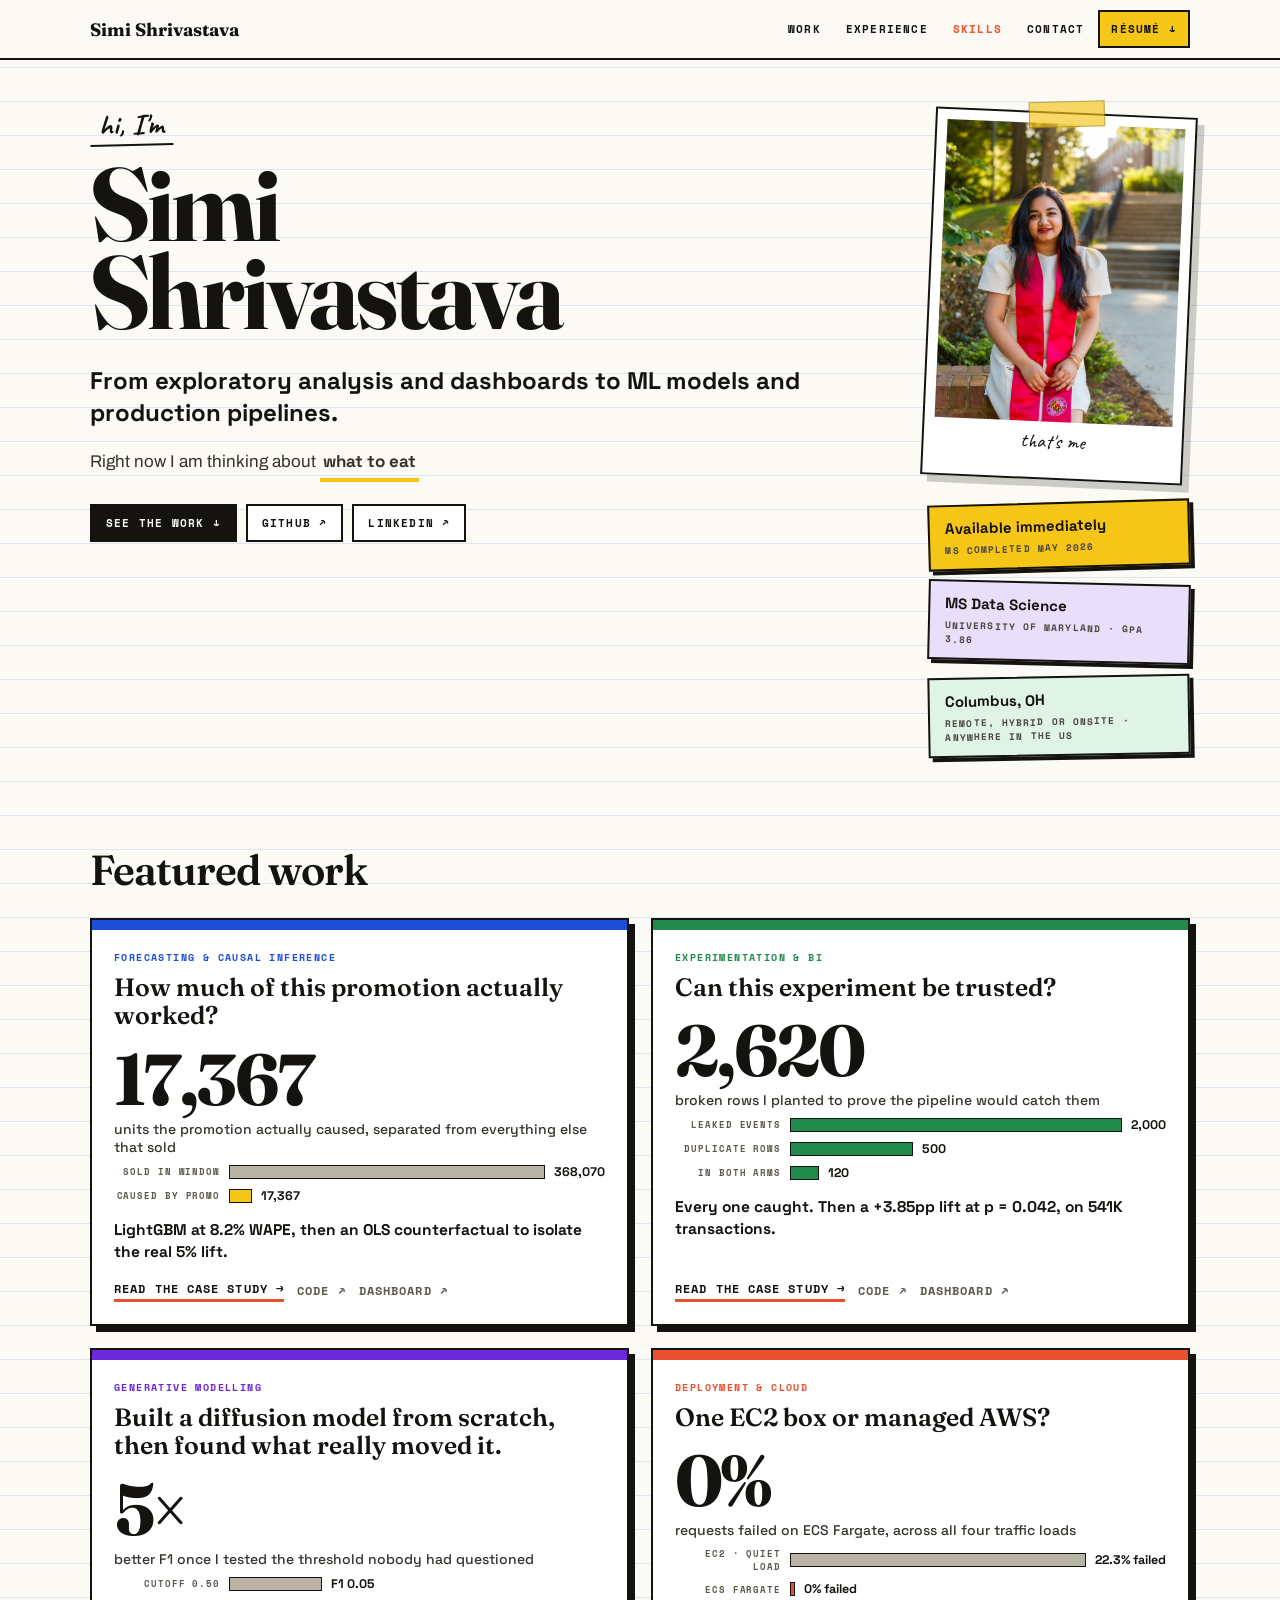
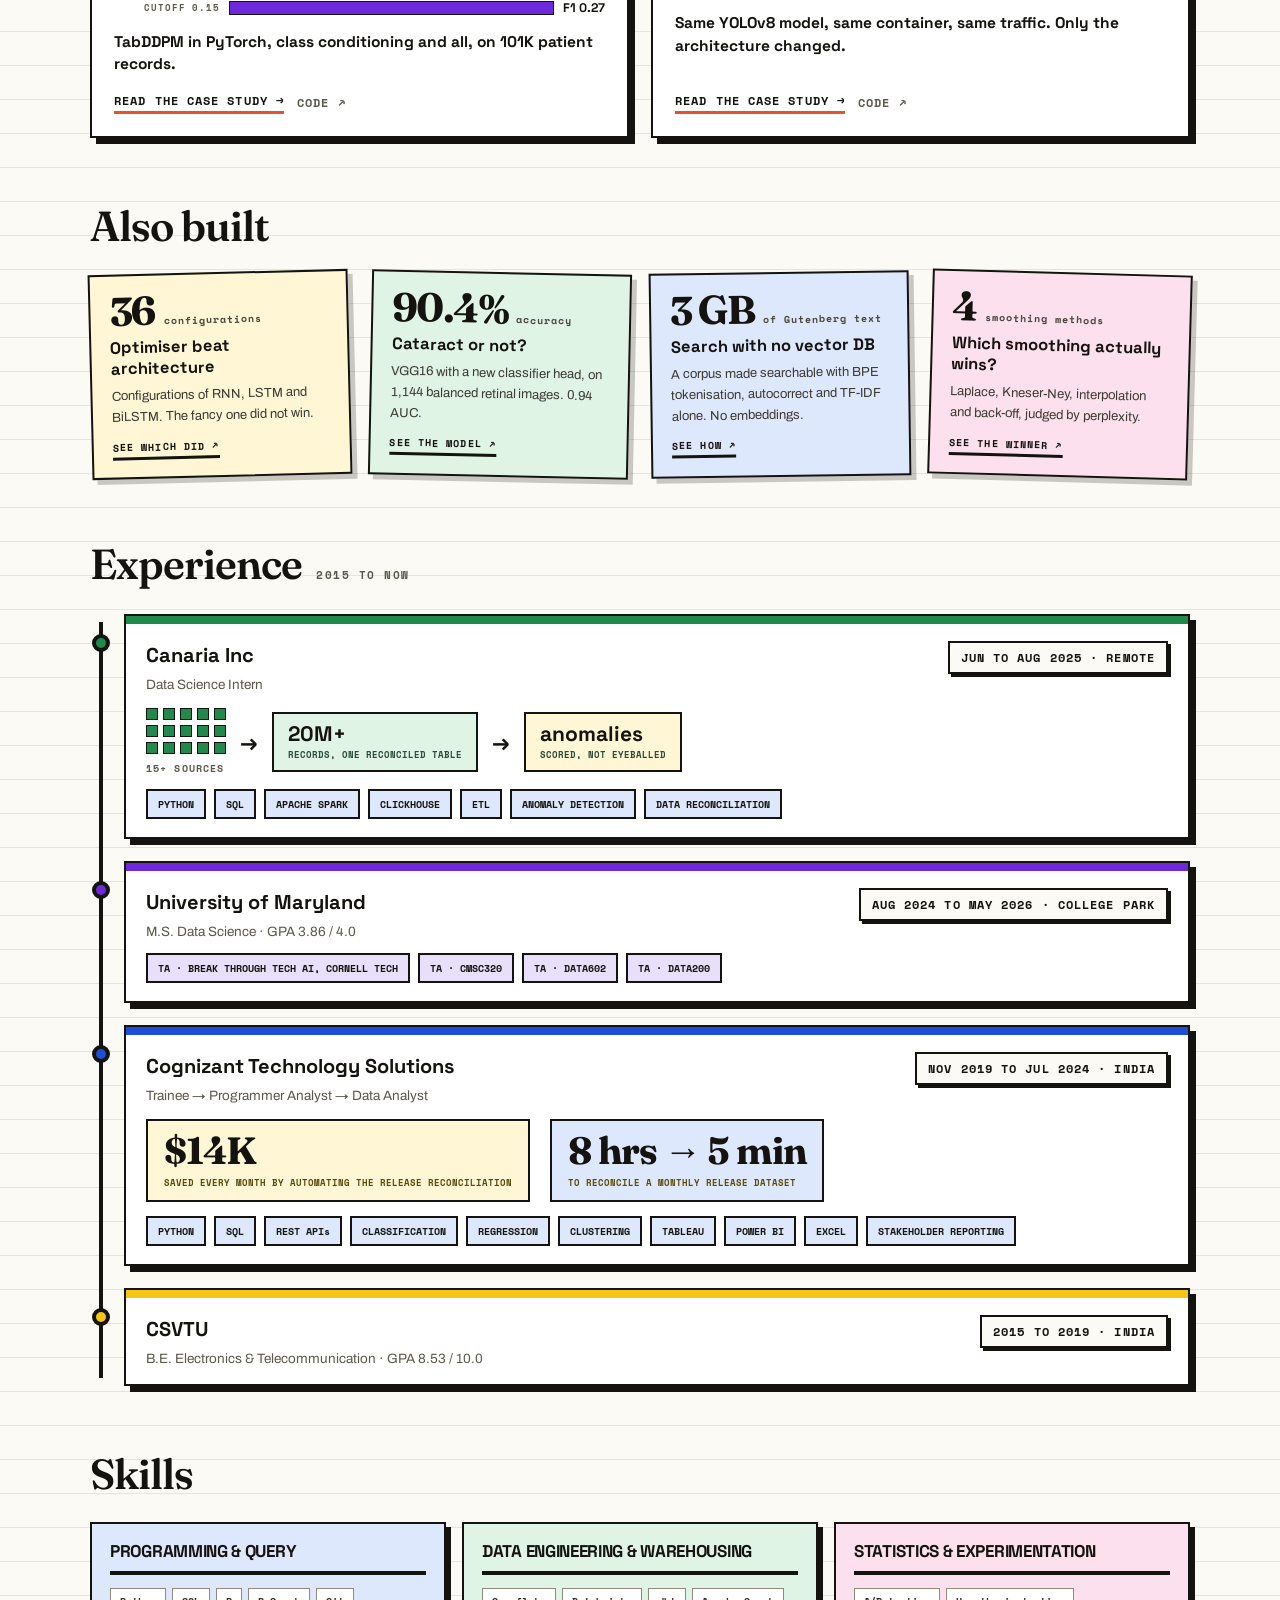
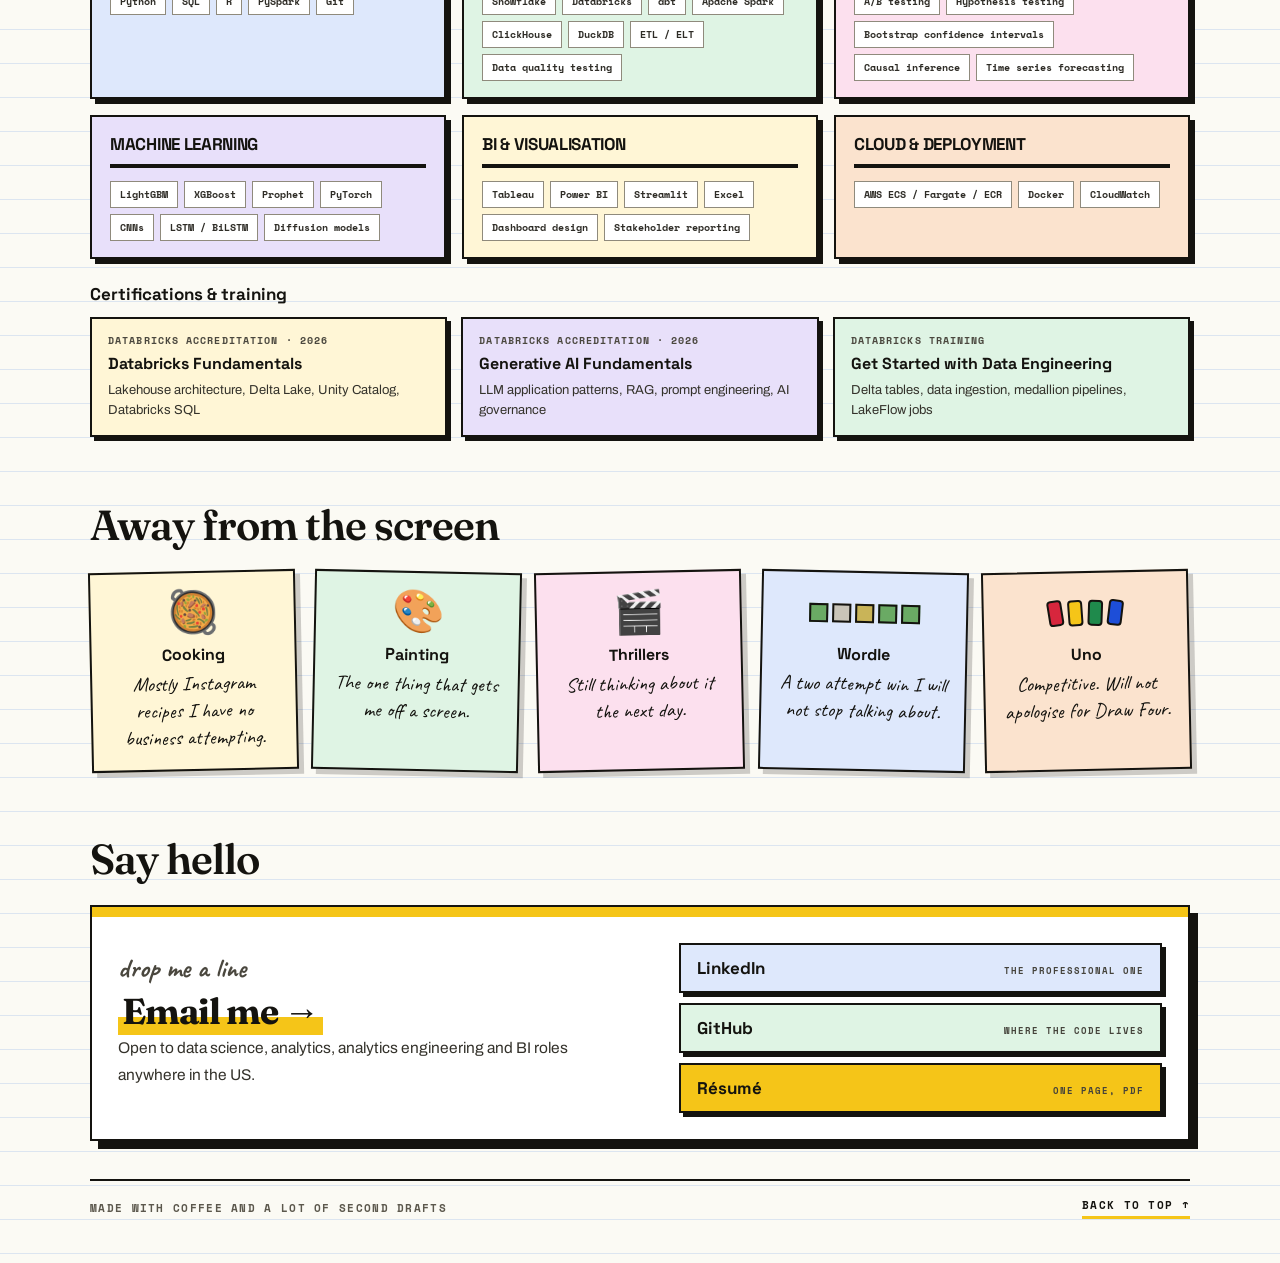
<file: index.html>
<!doctype html>
<html lang="en">
<head>
<meta charset="utf-8">
<meta name="viewport" content="width=device-width, initial-scale=1, viewport-fit=cover">
<title>Simi Shrivastava</title>
<meta property="og:title" content="Simi Shrivastava">
<meta property="og:description" content="From exploratory analysis and dashboards to ML models and production pipelines.">
<meta property="og:type" content="website">
<meta name="description" content="Simi Shrivastava. Five years in industry, then an MS in Data Science from the University of Maryland.">
<link rel="stylesheet" href="https://fonts.googleapis.com/css2?family=Archivo:wght@400;500;600;700&family=Caveat:wght@600;700&family=Fraunces:opsz,wght@9..144,400;9..144,600;9..144,700&family=Space+Grotesk:wght@500;700&family=Space+Mono:wght@400;700&display=swap">
<style>
:root{
  box-sizing:border-box;
  padding-top:env(safe-area-inset-top,0px); padding-bottom:env(safe-area-inset-bottom,0px);
  --ink:#14130F; --paper:#FBFAF4; --line:#DCE5F0; --card:#FFFFFF; --muted:#5C584D;
  --blue:#1D4ED8; --green:#1F8A4C; --violet:#6D28D9; --amber:#F5C518; --red:#E8502F; --grey:#B8B3A4;
  --disp:Fraunces,Georgia,serif; --tech:'Space Grotesk',sans-serif;
  --mono:'Space Mono',monospace; --body:Archivo,'Helvetica Neue',Helvetica,Arial,sans-serif;
  --hand:Caveat,cursive;
}
*,*::before,*::after{box-sizing:inherit}
html{scroll-behavior:smooth;scroll-padding-top:80px}
body{margin:0;color:var(--ink);font-family:var(--body);background-color:var(--paper);
  background-image:repeating-linear-gradient(180deg,rgba(0,0,0,0) 0,rgba(0,0,0,0) 33px,var(--line) 33px,var(--line) 34px)}
a{color:inherit;text-decoration:none}
.wrap{width:100%;max-width:1160px;margin:0 auto;padding:0 30px}

.nav{position:sticky;top:env(safe-area-inset-top,0px);z-index:60;background:var(--paper);border-bottom:2px solid var(--ink)}
.nav .in{display:flex;align-items:center;justify-content:space-between;gap:14px;max-width:1160px;margin:0 auto;padding:10px 30px}
.brand{font-family:var(--disp);font-weight:700;font-size:18px}
.nl{display:flex;gap:3px;align-items:center;flex-wrap:wrap}
.nl a{font-family:var(--mono);font-size:11px;font-weight:700;letter-spacing:1.2px;padding:9px 11px}
.btn{font-family:var(--mono);font-size:11px;font-weight:700;letter-spacing:1.2px;border:2px solid var(--ink);
  padding:9px 14px;background:var(--card);display:inline-block}
.btn.solid{background:var(--ink);color:var(--paper)}
.btn.amber{background:var(--amber)}

/* hero */
.hero{padding:46px 0 26px;display:grid;grid-template-columns:minmax(0,1fr) 262px;gap:0 46px;align-items:start}
.hleft{min-width:0}
.hcard{display:flex;flex-direction:column;gap:14px;padding-top:6px}
.hi{font-family:var(--hand);font-size:29px;font-weight:700;border-bottom:2px solid var(--ink);
  display:inline-block;padding:0 9px 1px;transform:rotate(-1.5deg)}
h1{font-family:var(--disp);font-weight:700;font-size:clamp(44px,8.4vw,104px);line-height:.85;
  letter-spacing:-3px;margin:14px 0 0}
.now{font-family:var(--tech);font-weight:700;font-size:clamp(18px,2.3vw,24px);margin:28px 0 0;
  line-height:1.35;max-width:720px}
.slot{border-bottom:4px solid var(--amber);padding:0 3px 2px;display:inline-block;
  font-family:var(--tech);font-weight:700}
.lede{font-size:17px;line-height:1.8;color:#34322B;margin:16px 0 0;max-width:560px}
.cta{display:flex;gap:9px;flex-wrap:wrap;margin-top:22px}
.polaroid{width:100%;background:var(--card);border:2px solid var(--ink);
  padding:10px 10px 24px;transform:rotate(2.5deg);box-shadow:7px 7px 0 rgba(20,19,15,.2);
  position:relative;margin-bottom:8px}
.polaroid .ph{aspect-ratio:4/5;background:#EBE6D9 url('portrait.jpg') center top/cover no-repeat}
.polaroid .ph span{font-family:var(--mono);font-size:10px;font-weight:700;color:#6E6A5D}
.polaroid .cp{font-family:var(--hand);font-size:20px;text-align:center;padding-top:7px}
.tape{position:absolute;top:-13px;left:50%;margin-left:-38px;width:76px;height:26px;
  background:rgba(245,197,24,.65);border:1px solid rgba(20,19,15,.25);transform:rotate(-4deg)}

.facts3{display:flex;gap:14px;flex-wrap:wrap;margin-top:10px}
.sticky{border:2px solid var(--ink);padding:12px 15px;box-shadow:4px 4px 0 var(--ink)}
.sticky b{font-family:var(--tech);font-weight:700;font-size:15px;display:block}
.sticky em{font-style:normal;font-family:var(--mono);font-size:9.5px;font-weight:700;letter-spacing:1.1px;
  color:#4A473E;display:block;margin-top:5px}

/* heads */
.head{display:flex;align-items:baseline;gap:14px;flex-wrap:wrap;margin:62px 0 4px}
.head h2{font-family:var(--disp);font-weight:600;font-size:clamp(28px,4vw,42px);letter-spacing:-1px;margin:0}
.head .ct{font-family:var(--mono);font-size:10.5px;font-weight:700;letter-spacing:1.5px;color:var(--muted)}

/* projects */
.big1{border:2px solid var(--ink);background:var(--card);box-shadow:8px 8px 0 var(--ink);margin-top:20px}
.big1 .strip{height:10px;background:var(--blue)}
.big1 .in{display:grid;grid-template-columns:minmax(0,.94fr) minmax(0,1.06fr);gap:32px;padding:24px}
.tag{font-family:var(--mono);font-size:10px;font-weight:700;letter-spacing:1.4px}
.ptitle{font-family:var(--tech);font-weight:700;font-size:15px;margin:7px 0 0}
.big1 h3{font-family:var(--disp);font-weight:600;font-size:clamp(22px,2.9vw,31px);line-height:1.15;
  letter-spacing:-.6px;margin:9px 0 0}
.find{font-family:var(--tech);font-weight:700;font-size:16.5px;line-height:1.45;margin:11px 0 0}
.stack{display:flex;gap:6px;flex-wrap:wrap;margin-top:16px}
.stack span{font-family:var(--mono);font-size:9.5px;font-weight:700;border:1px solid #BEB8A8;padding:5px 8px;color:#45433B}
.links{display:flex;gap:13px;flex-wrap:wrap;align-items:center;margin-top:16px}
.read{font-family:var(--mono);font-size:11.5px;font-weight:700;letter-spacing:1.1px;border-bottom:3px solid var(--red);padding-bottom:2px}
.alt{font-family:var(--mono);font-size:11.5px;font-weight:700;letter-spacing:1.1px;color:var(--muted)}
.chart{border:2px solid var(--ink);background:var(--paper);padding:15px 16px}
.cap{font-family:var(--mono);font-size:9.5px;font-weight:700;letter-spacing:1.1px;color:var(--muted)}
.fig{font-family:var(--tech);font-weight:700;font-size:16px;margin:5px 0 13px}
.sbar{display:flex;border:2px solid var(--ink);margin-top:15px}
.sbar .base{background:var(--grey);padding:9px 11px;min-width:0}
.sbar .base b{font-family:var(--tech);font-weight:700;font-size:17px;display:block}
.sbar .base em{font-style:normal;font-family:var(--mono);font-size:9px;font-weight:700;letter-spacing:.9px;color:#33312A}
.sbar .inc{background:var(--amber);border-left:2px solid var(--ink)}
.note{font-size:11.5px;line-height:1.55;color:var(--muted);margin-top:9px}

.two{display:grid;grid-template-columns:repeat(2,minmax(0,1fr));gap:22px;margin-top:22px}
.mini{border:2px solid var(--ink);background:var(--card);box-shadow:6px 6px 0 var(--ink);display:flex;flex-direction:column}
.mini .strip{height:10px}
.mini .in{padding:20px 22px 22px;display:flex;flex-direction:column;flex:1}
.mini h3{font-family:var(--disp);font-weight:600;font-size:25px;line-height:1.15;margin:8px 0 0}
.big{font-family:var(--disp);font-weight:700;font-size:clamp(48px,7.4vw,72px);line-height:.94;letter-spacing:-2.6px;margin:16px 0 0}
.bigsub{font-family:var(--tech);font-weight:500;font-size:14px;color:#34322B;margin:6px 0 0}
.micro{display:flex;flex-direction:column;gap:4px;margin:15px 0 0}
.mrow{display:flex;align-items:center;gap:9px;margin-top:8px}
.ml{font-family:var(--mono);font-size:8.5px;font-weight:700;letter-spacing:.9px;color:var(--muted);
  width:92px;flex:none;text-align:right}
.mrow i{height:14px;border:1.5px solid var(--ink);display:block;min-width:4px}
.mv{font-family:var(--tech);font-weight:700;font-size:12.5px;white-space:nowrap}
.tpat{display:flex;gap:7px;margin:16px 0 0}
.tpat span{flex:1;text-align:center;font-family:var(--mono);font-size:9px;font-weight:700;
  letter-spacing:.9px;border:2px solid var(--ink);background:#FBE3CE;padding:7px 4px}
.tvs{display:flex;align-items:center;gap:10px;margin-top:9px}
.tvs b{font-family:var(--mono);font-size:9.5px;font-weight:700;letter-spacing:.9px;
  border:2px dashed var(--ink);padding:7px 10px;flex:1;text-align:center}
.tvs em{font-style:normal;font-family:var(--hand);font-size:20px;font-weight:700}
.micro i{height:8px;border:1.5px solid var(--ink);display:block}
.turn{font-family:var(--tech);font-weight:700;font-size:15.5px;line-height:1.45;margin:15px 0 0}
.credit{font-size:12.5px;line-height:1.6;color:var(--muted);margin:12px 0 0;
  border-top:1px solid var(--rule);padding-top:10px}
.mini .links{margin-top:auto;padding-top:16px}

/* drawer */
.drawer{display:grid;grid-template-columns:repeat(auto-fit,minmax(252px,1fr));gap:20px;margin-top:20px}
.dn{border:2px solid var(--ink);padding:17px 19px;box-shadow:5px 5px 0 rgba(20,19,15,.22)}
.dn:nth-child(1){background:#FFF6D6;transform:rotate(-1.4deg)}
.dn:nth-child(2){background:#DFF4E4;transform:rotate(1.2deg)}
.dn:nth-child(3){background:#DEE8FC;transform:rotate(-.8deg)}
.dn:nth-child(4){background:#FCE0EE;transform:rotate(1.6deg)}
.dn:nth-child(5){background:#FBE3CE;transform:rotate(-1.2deg)}
.dn .st{font-family:var(--disp);font-weight:700;font-size:40px;line-height:.9;letter-spacing:-1.6px;
  display:flex;align-items:baseline;gap:8px}
.dn .st u{font-family:var(--mono);font-size:10px;font-weight:700;letter-spacing:1px;
  text-decoration:none;color:#4A473E}
.dn b{font-family:var(--tech);font-weight:700;font-size:16.5px;display:block;margin-top:8px}
.dn p{font-size:13px;line-height:1.6;color:#3C3A32;margin:7px 0 0}
.dn .go{font-family:var(--mono);font-size:10px;font-weight:700;letter-spacing:1.1px;margin-top:12px;
  display:inline-block;border-bottom:3px solid var(--ink);padding-bottom:2px}

/* ---------- experience as a timeline ---------- */
.tl{margin-top:24px;position:relative;padding-left:34px}
.tl::before{content:"";position:absolute;left:9px;top:8px;bottom:8px;width:4px;background:var(--ink)}
.ev{position:relative;margin-bottom:22px}
.ev::before{content:"";position:absolute;left:-32px;top:20px;width:18px;height:18px;border:4px solid var(--ink);
  border-radius:50%;background:var(--paper)}
.ev.b::before{background:var(--blue)} .ev.g::before{background:var(--green)}
.ev.v::before{background:var(--violet)} .ev.a::before{background:var(--amber)}
.ec{border:2px solid var(--ink);background:var(--card);box-shadow:6px 6px 0 var(--ink)}
.ec .bar{height:8px}
.ec .body{padding:17px 20px 18px}
.ehead{display:flex;justify-content:space-between;gap:14px;flex-wrap:wrap;align-items:baseline}
.ec h3{font-family:var(--tech);font-weight:700;font-size:20px;margin:0}
.ec .yr{font-family:var(--mono);font-size:12px;font-weight:700;letter-spacing:1.1px;color:var(--ink);background:var(--paper);border:2px solid var(--ink);padding:6px 11px;box-shadow:3px 3px 0 var(--ink)}
.ec .role{font-size:13.5px;color:var(--muted);margin-top:3px}

/* pipeline mini-viz for Canaria */
.flow{display:flex;align-items:center;gap:14px;flex-wrap:wrap;margin-top:16px}
.srcs{display:grid;grid-template-columns:repeat(5,12px);gap:5px}
.srcs i{width:12px;height:12px;background:var(--green);border:1.5px solid var(--ink);display:block}
.arrow{font-family:var(--tech);font-weight:700;font-size:22px}
.outbox{border:2px solid var(--ink);background:#DFF4E4;padding:9px 14px}
.outbox b{font-family:var(--tech);font-weight:700;font-size:21px;display:block;line-height:1}
.outbox em{font-style:normal;font-family:var(--mono);font-size:9px;font-weight:700;color:#274B35;display:block;margin-top:4px}
.flab{font-family:var(--hand);font-size:20px;color:#3C3A32}

/* before/after bars for Cognizant */
.ba{margin-top:16px;display:flex;flex-direction:column;gap:7px;max-width:520px}
.barow{display:flex;align-items:center;gap:10px}
.barow .k{font-family:var(--mono);font-size:9.5px;font-weight:700;width:58px;flex:none;color:var(--muted)}
.barow .bb{height:20px;border:2px solid var(--ink)}
.barow .v{font-family:var(--tech);font-weight:700;font-size:14px}
.chips{display:flex;gap:8px;flex-wrap:wrap;margin-top:14px}
.chips span{font-family:var(--mono);font-size:9.5px;font-weight:700;border:2px solid var(--ink);
  background:#DEE8FC;padding:6px 10px}

.money{display:flex;align-items:center;gap:20px;flex-wrap:wrap;margin-top:16px}
.mbig{border:2px solid var(--ink);background:#FFF6D6;padding:11px 16px}
.mbig b{font-family:var(--disp);font-weight:700;font-size:clamp(26px,3vw,38px);line-height:1;display:block;letter-spacing:-1.2px}
.mbig em{font-style:normal;font-family:var(--mono);font-size:9px;font-weight:700;color:#5A4A08;display:block;margin-top:6px}
.year{display:grid;grid-template-columns:repeat(12,16px);gap:5px}
.year i{width:16px;height:22px;background:var(--amber);border:1.5px solid var(--ink);display:block}

/* ---------- skills grouped the way JDs group them ---------- */
.skgrid{display:grid;grid-template-columns:repeat(auto-fit,minmax(292px,1fr));gap:16px;margin-top:22px}
.skc{border:2px solid var(--ink);padding:16px 18px;box-shadow:5px 5px 0 var(--ink)}
.skc h3{font-family:var(--tech);font-weight:700;font-size:17px;letter-spacing:-.3px;margin:0 0 2px;
  display:block;text-transform:none}
.skc .ul{height:4px;background:var(--ink);margin-top:9px}
.skc ul{list-style:none;margin:13px 0 0;padding:0;display:flex;flex-wrap:wrap;gap:6px}
.skc li{font-family:var(--mono);font-size:10px;font-weight:700;border:1.5px solid #8F8A7C;
  padding:5px 9px;background:var(--card);color:#2E2C26}
.certs{margin-top:24px}
.certh{font-family:var(--tech);font-weight:700;font-size:17px;margin:0 0 12px}
.certgrid{display:grid;grid-template-columns:repeat(auto-fit,minmax(260px,1fr));gap:14px}
.cert{border:2px solid var(--ink);box-shadow:4px 4px 0 var(--ink);padding:14px 16px}
.cert em{font-style:normal;font-family:var(--mono);font-size:9.5px;font-weight:700;letter-spacing:1.1px;color:#4A473E;display:block}
.cert b{font-family:var(--tech);font-weight:700;font-size:16px;display:block;margin-top:6px}
.cert span{font-size:13px;line-height:1.55;color:#34322B;display:block;margin-top:6px}

/* fun */
.fun{display:grid;grid-template-columns:repeat(auto-fit,minmax(192px,1fr));gap:16px;margin-top:20px}
.fc{border:2px solid var(--ink);padding:18px;box-shadow:5px 5px 0 rgba(20,19,15,.2);text-align:center}
.fc:nth-child(odd){transform:rotate(-1.2deg)} .fc:nth-child(even){transform:rotate(1.2deg)}
.fc .em{font-size:42px;line-height:1;display:block;min-height:44px}
.fc .wd{display:flex;gap:4px;justify-content:center;align-items:center}
.fc .wd i{width:19px;height:19px;border:2px solid var(--ink);display:block}
.fc .uno{display:flex;gap:5px;justify-content:center;align-items:center}
.fc .uno i{width:15px;height:26px;border:2px solid var(--ink);border-radius:4px;display:block;transform:rotate(-8deg)}
.fc .uno i:nth-child(2){transform:rotate(-3deg)}
.fc .uno i:nth-child(3){transform:rotate(3deg)}
.fc .uno i:nth-child(4){transform:rotate(8deg)}
.fc b{font-family:var(--tech);font-weight:700;font-size:16px;display:block;margin-top:9px}
.fc p{font-family:var(--hand);font-size:20px;line-height:1.35;margin:5px 0 0}

/* contact */
.contact{border:2px solid var(--ink);background:var(--card);box-shadow:8px 8px 0 var(--ink);margin-top:20px}
.contact .strip{height:10px}
.cin{padding:26px;display:grid;grid-template-columns:minmax(0,1.1fr) minmax(0,1fr);gap:30px;align-items:center}
.chand{font-family:var(--hand);font-size:27px;font-weight:700;color:#4A473E}
.cleft .mail{display:inline-block;margin:4px 0 0;font-family:var(--disp);font-weight:700;
  font-size:clamp(23px,3.2vw,36px);letter-spacing:-1px;border-bottom:0;
  background:linear-gradient(transparent 60%, var(--amber) 60%);padding:0 4px 2px}
.cright{display:flex;flex-direction:column;gap:10px}
.cbtn{border:2px solid var(--ink);box-shadow:4px 4px 0 var(--ink);padding:12px 16px;transition:transform .15s ease;
  display:flex;align-items:baseline;justify-content:space-between;gap:12px}
.cbtn b{font-family:var(--tech);font-weight:700;font-size:17px}
.cbtn em{font-style:normal;font-family:var(--mono);font-size:9px;font-weight:700;letter-spacing:1px;color:#45433B}
.contact p{font-size:15.5px;line-height:1.7;color:#34322B;margin:0 0 16px;max-width:460px}
.mail{font-family:var(--tech);font-weight:700;font-size:clamp(18px,2.4vw,23px);border-bottom:3px solid var(--amber);
  padding-bottom:4px;display:inline-block}
.r2{display:flex;gap:9px;flex-wrap:wrap}
.r2 a{font-family:var(--mono);font-size:10.5px;font-weight:700;border:2px solid #4B483E;padding:10px 14px}
.foot{border-top:2px solid var(--ink);margin-top:38px;padding:16px 0 44px;
  display:flex;justify-content:space-between;align-items:center;gap:20px;flex-wrap:wrap;
  font-family:var(--mono);font-size:10.5px;font-weight:700;letter-spacing:1.3px;color:var(--muted)}
.totop{font-family:var(--mono);font-size:11px;font-weight:700;letter-spacing:1.3px;
  border-bottom:3px solid var(--amber);padding-bottom:3px;color:var(--ink)}
@media(max-width:700px){.foot{grid-template-columns:minmax(0,1fr)}}

@media(max-width:820px){.cin{grid-template-columns:minmax(0,1fr)}.two{grid-template-columns:minmax(0,1fr)}}
@media(max-width:900px){
  .hero{grid-template-columns:minmax(0,1fr);gap:26px}
  .hcard{flex-direction:row;flex-wrap:wrap;padding-top:0}
  .polaroid{width:210px;transform:rotate(-2deg)}
  .sticky{flex:1;min-width:190px}
  .tape{display:none} .big1 .in{grid-template-columns:minmax(0,1fr)}
    }
@media(prefers-reduced-motion:no-preference){
  .rise{transition:opacity .45s ease,transform .45s ease}
  .rise.pending{opacity:0;transform:translateY(13px)}
  .mini,.dn,.fc,.ec,.skc,.cbtn{transition:transform .16s ease,box-shadow .16s ease,opacity .45s ease}
  .mini:hover{transform:translate(-3px,-3px);box-shadow:10px 10px 0 var(--ink)}
  .ec:hover{transform:translate(-2px,-2px);box-shadow:9px 9px 0 var(--ink)}
  .skc:hover{transform:translate(-3px,-3px);box-shadow:8px 8px 0 var(--ink)}
  .dn:hover,.fc:hover{transform:rotate(0deg) translate(-2px,-2px)}
  .cbtn:hover{transform:translate(-2px,-2px);box-shadow:6px 6px 0 var(--ink)}
  .skc li{transition:background .15s ease}
  .skc li:hover{background:var(--amber)}
  .grow{transition:width 780ms cubic-bezier(.22,.9,.3,1)}
  .slot span{transition:opacity .25s ease,transform .25s ease}
  .nl a{transition:color .2s ease}
}
/* ---- phones ---- */
@media(max-width:700px){
  .nl a:not(.btn){display:none}
  .nav .in{padding:10px 18px}
  .wrap{padding:0 18px}
  .flow{flex-direction:column;align-items:flex-start}
  .flow .arrow{transform:rotate(90deg);margin-left:22px}
}
/* ---- bar labels ---- */
.ml{width:106px}
/* ---- big screens ---- */
@media(min-width:2200px){body{zoom:1.3}}
@media(min-width:3000px){body{zoom:1.75}}
</style>
</head>
<body>

<nav class="nav"><div class="in">
  <a class="brand" href="#top">Simi Shrivastava</a>
  <div class="nl">
    <a href="#work">WORK</a><a href="#experience">EXPERIENCE</a>
    <a href="#skills">SKILLS</a><a href="#contact">CONTACT</a>
    <a class="btn amber" href="Simi_Shrivastava_Resume.pdf" target="_blank" rel="noopener">RÉSUMÉ ↓</a>
  </div>
</div></nav>

<div class="wrap" id="top">

  <header class="hero">
    <div class="hleft">
      <span class="hi">hi, I'm</span>
      <h1>Simi<br>Shrivastava</h1>
      <div class="now">From exploratory analysis and dashboards to ML models and production pipelines.</div>
      <p class="lede">Right now I am thinking about <span class="slot" id="slot"><span>outliers</span></span></p>
      <div class="cta">
        <a class="btn solid" href="#work">SEE THE WORK ↓</a>
        <a class="btn" href="https://github.com/Simi-Shrivastava11" target="_blank" rel="noopener">GITHUB ↗</a>
        <a class="btn" href="https://www.linkedin.com/in/simi-shrivastava" target="_blank" rel="noopener">LINKEDIN ↗</a>
      </div>
    </div>
    <aside class="hcard">
      <div class="polaroid"><span class="tape"></span>
        <div class="ph" role="img" aria-label="Portrait of Simi Shrivastava"></div>
        <div class="cp">that's me</div>
      </div>
      <div class="sticky" style="background:var(--amber);transform:rotate(-1.6deg)"><b>Available immediately</b><em>MS COMPLETED MAY 2026</em></div>
      <div class="sticky" style="background:#E8E0FA;transform:rotate(1.3deg)"><b>MS Data Science</b><em>UNIVERSITY OF MARYLAND · GPA 3.86</em></div>
      <div class="sticky" style="background:#DFF4E4;transform:rotate(-1deg)"><b>Columbus, OH</b><em>REMOTE, HYBRID OR ONSITE · ANYWHERE IN THE US</em></div>
    </aside>
  </header>

  <section id="work">
    <div class="head"><h2>Featured work</h2></div>

    <div class="two">
      <article class="mini rise">
        <div class="strip" style="background:var(--blue)"></div>
        <div class="in">
          <div class="tag" style="color:var(--blue)">FORECASTING &amp; CAUSAL INFERENCE</div>
          <h3>How much of this promotion actually worked?</h3>
          <div class="big">17,367</div>
          <div class="bigsub">units the promotion actually caused, separated from everything else that sold</div>
          <div class="mrow"><span class="ml">SOLD IN WINDOW</span><i class="grow" data-grow="100%" style="width:100%;background:var(--grey)"></i><span class="mv">368,070</span></div>
          <div class="mrow"><span class="ml">CAUSED BY PROMO</span><i class="grow" data-grow="4.7%" style="width:4.7%;background:var(--amber)"></i><span class="mv">17,367</span></div>
          <p class="turn">LightGBM at 8.2% WAPE, then an OLS counterfactual to isolate the real 5% lift.</p>
          <div class="links">
            <a class="read" href="case-studies.html#cs1">READ THE CASE STUDY &rarr;</a>
            <a class="alt" href="https://github.com/Simi-Shrivastava11/causal-demand-forecasting" target="_blank" rel="noopener">CODE &#8599;</a>
            <a class="alt" href="https://causal-demand-forecasting-lcadpikgbtacbjt2tnu3br.streamlit.app" target="_blank" rel="noopener">DASHBOARD &#8599;</a>
          </div>
        </div>
      </article>

      <article class="mini rise">
        <div class="strip" style="background:var(--green)"></div>
        <div class="in">
          <div class="tag" style="color:var(--green)">EXPERIMENTATION &amp; BI</div>
          <h3>Can this experiment be trusted?</h3>
          <div class="big">2,620</div>
          <div class="bigsub">broken rows I planted to prove the pipeline would catch them</div>
          <div class="mrow"><span class="ml">LEAKED EVENTS</span><i class="grow" data-grow="100%" style="width:100%;background:var(--green)"></i><span class="mv">2,000</span></div>
          <div class="mrow"><span class="ml">DUPLICATE ROWS</span><i class="grow" data-grow="25%" style="width:25%;background:var(--green)"></i><span class="mv">500</span></div>
          <div class="mrow"><span class="ml">IN BOTH ARMS</span><i class="grow" data-grow="6%" style="width:6%;background:var(--green)"></i><span class="mv">120</span></div>
          <p class="turn">Every one caught. Then a +3.85pp lift at p = 0.042, on 541K transactions.</p>
          <div class="links">
            <a class="read" href="case-studies.html#cs2">READ THE CASE STUDY &rarr;</a>
            <a class="alt" href="https://github.com/Simi-Shrivastava11/product-experimentation-analytics" target="_blank" rel="noopener">CODE &#8599;</a>
            <a class="alt" href="https://public.tableau.com/app/profile/simi.shrivastava/viz/ProductExperimentationAnalyticsDashboard/Dashboard1" target="_blank" rel="noopener">DASHBOARD &#8599;</a>
          </div>
        </div>
      </article>

      <article class="mini rise">
        <div class="strip" style="background:var(--violet)"></div>
        <div class="in">
          <div class="tag" style="color:var(--violet)">GENERATIVE MODELLING</div>
          <h3>Built a diffusion model from scratch, then found what really moved it.</h3>
          <div class="big">5&times;</div>
          <div class="bigsub">better F1 once I tested the threshold nobody had questioned</div>
          <div class="mrow"><span class="ml">CUTOFF 0.50</span><i class="grow" data-grow="19%" style="width:19%;background:var(--grey)"></i><span class="mv">F1 0.05</span></div>
          <div class="mrow"><span class="ml">CUTOFF 0.15</span><i class="grow" data-grow="96%" style="width:96%;background:var(--violet)"></i><span class="mv">F1 0.27</span></div>
          <p class="turn">TabDDPM in PyTorch, class conditioning and all, on 101K patient records.</p>
          <div class="links">
            <a class="read" href="case-studies.html#cs3">READ THE CASE STUDY &rarr;</a>
            <a class="alt" href="https://github.com/Simi-Shrivastava11/tabddpm-hospital-readmission-prediction" target="_blank" rel="noopener">CODE &#8599;</a>
          </div>
        </div>
      </article>

      <article class="mini rise">
        <div class="strip" style="background:var(--red)"></div>
        <div class="in">
          <div class="tag" style="color:var(--red)">DEPLOYMENT &amp; CLOUD</div>
          <h3>One EC2 box or managed AWS?</h3>
          <div class="big">0%</div>
          <div class="bigsub">requests failed on ECS Fargate, across all four traffic loads</div>
          <div class="mrow"><span class="ml">EC2 · QUIET LOAD</span><i class="grow" data-grow="100%" style="width:100%;background:var(--grey)"></i><span class="mv">22.3% failed</span></div>
          <div class="mrow"><span class="ml">ECS FARGATE</span><i class="grow" data-grow="1%" style="width:1%;background:var(--red)"></i><span class="mv">0% failed</span></div>
          <p class="turn">Same YOLOv8 model, same container, same traffic. Only the architecture changed.</p>
          <div class="links">
            <a class="read" href="case-studies.html#cs4">READ THE CASE STUDY &rarr;</a>
            <a class="alt" href="https://github.com/Simi-Shrivastava11/YOLOv8-via-AWS-ECS-Fargate" target="_blank" rel="noopener">CODE &#8599;</a>
          </div>
        </div>
      </article>
    </div>

    <div class="head"><h2>Also built</h2></div>
    <div class="drawer">
      <a class="dn rise" href="https://github.com/Simi-Shrivastava11/Sentiment-Classification-RNN" target="_blank" rel="noopener">
        <span class="st">36<u>configurations</u></span><b>Optimiser beat architecture</b>
        <p>Configurations of RNN, LSTM and BiLSTM. The fancy one did not win.</p><span class="go">SEE WHICH DID ↗</span></a>
      <a class="dn rise" href="https://github.com/Simi-Shrivastava11/ocular-disease-ml">
        <span class="st">90.4%<u>accuracy</u></span><b>Cataract or not?</b>
        <p>VGG16 with a new classifier head, on 1,144 balanced retinal images. 0.94 AUC.</p><span class="go">SEE THE MODEL ↗</span></a>
      <a class="dn rise" href="https://github.com/Simi-Shrivastava11/bpe-semantic-search" target="_blank" rel="noopener">
        <span class="st">3 GB<u>of Gutenberg text</u></span><b>Search with no vector DB</b>
        <p>A corpus made searchable with BPE tokenisation, autocorrect and TF-IDF alone. No embeddings.</p><span class="go">SEE HOW ↗</span></a>
      <a class="dn rise" href="https://github.com/Simi-Shrivastava11/Language-Modeling-with-NGrams" target="_blank" rel="noopener">
        <span class="st">4<u>smoothing methods</u></span><b>Which smoothing actually wins?</b>
        <p>Laplace, Kneser-Ney, interpolation and back-off, judged by perplexity.</p><span class="go">SEE THE WINNER ↗</span></a>
    </div>
  </section>

  <section id="experience">
    <div class="head"><h2>Experience</h2><span class="ct">2015 TO NOW</span></div>
    <div class="tl">

      <div class="ev g rise">
        <div class="ec"><div class="bar" style="background:var(--green)"></div><div class="body">
          <div class="ehead"><h3>Canaria Inc</h3><span class="yr">JUN TO AUG 2025 · REMOTE</span></div>
          <div class="role">Data Science Intern</div>
          <div class="flow">
            <div>
              <div class="srcs">
                <i></i><i></i><i></i><i></i><i></i><i></i><i></i><i></i>
                <i></i><i></i><i></i><i></i><i></i><i></i><i></i>
              </div>
              <div class="cap" style="margin-top:7px">15+ SOURCES</div>
            </div>
            <span class="arrow">→</span>
            <div class="outbox"><b>20M+</b><em>RECORDS, ONE RECONCILED TABLE</em></div>
            <span class="arrow">→</span>
            <div class="outbox" style="background:#FFF6D6"><b>anomalies</b><em>SCORED, NOT EYEBALLED</em></div>
          </div>
          <div class="chips"><span>PYTHON</span><span>SQL</span><span>APACHE SPARK</span><span>CLICKHOUSE</span><span>ETL</span><span>ANOMALY DETECTION</span><span>DATA RECONCILIATION</span></div>
        </div></div>
      </div>

      <div class="ev v rise">
        <div class="ec"><div class="bar" style="background:var(--violet)"></div><div class="body">
          <div class="ehead"><h3>University of Maryland</h3><span class="yr">AUG 2024 TO MAY 2026 · COLLEGE PARK</span></div>
          <div class="role">M.S. Data Science · GPA 3.86 / 4.0</div>
          <div class="chips" style="margin-top:14px">
            <span style="background:#E8E0FA">TA · BREAK THROUGH TECH AI, CORNELL TECH</span>
            <span style="background:#E8E0FA">TA · CMSC320</span>
            <span style="background:#E8E0FA">TA · DATA602</span>
            <span style="background:#E8E0FA">TA · DATA200</span>
          </div>
        </div></div>
      </div>

      <div class="ev b rise">
        <div class="ec"><div class="bar" style="background:var(--blue)"></div><div class="body">
          <div class="ehead"><h3>Cognizant Technology Solutions</h3><span class="yr">NOV 2019 TO JUL 2024 · INDIA</span></div>
          <div class="role">Trainee → Programmer Analyst → Data Analyst</div>
          <div class="money">
            <div class="mbig"><b>$14K</b><em>SAVED EVERY MONTH BY AUTOMATING THE RELEASE RECONCILIATION</em></div>
            <div class="mbig" style="background:#DEE8FC"><b>8 hrs → 5 min</b><em>TO RECONCILE A MONTHLY RELEASE DATASET</em></div>
          </div>
          <div class="chips"><span>PYTHON</span><span>SQL</span><span>REST APIs</span><span>CLASSIFICATION</span><span>REGRESSION</span><span>CLUSTERING</span><span>TABLEAU</span><span>POWER BI</span><span>EXCEL</span><span>STAKEHOLDER REPORTING</span></div>
        </div></div>
      </div>

      <div class="ev a rise">
        <div class="ec"><div class="bar" style="background:var(--amber)"></div><div class="body">
          <div class="ehead"><h3>CSVTU</h3><span class="yr">2015 TO 2019 · INDIA</span></div>
          <div class="role">B.E. Electronics &amp; Telecommunication · GPA 8.53 / 10.0</div>
        </div></div>
      </div>

    </div>
  </section>

  <section id="skills">
    <div class="head"><h2>Skills</h2></div>
    <div class="skgrid rise">
      <div class="skc rise" style="background:#DEE8FC"><h3>PROGRAMMING &amp; QUERY</h3><div class="ul"></div>
        <ul><li>Python</li><li>SQL</li><li>R</li><li>PySpark</li><li>Git</li></ul></div>
      <div class="skc rise" style="background:#DFF4E4"><h3>DATA ENGINEERING &amp; WAREHOUSING</h3><div class="ul"></div>
        <ul><li>Snowflake</li><li>Databricks</li><li>dbt</li><li>Apache Spark</li><li>ClickHouse</li><li>DuckDB</li><li>ETL / ELT</li><li>Data quality testing</li></ul></div>
      <div class="skc rise" style="background:#FCE0EE"><h3>STATISTICS &amp; EXPERIMENTATION</h3><div class="ul"></div>
        <ul><li>A/B testing</li><li>Hypothesis testing</li><li>Bootstrap confidence intervals</li><li>Causal inference</li><li>Time series forecasting</li></ul></div>
      <div class="skc rise" style="background:#E8E0FA"><h3>MACHINE LEARNING</h3><div class="ul"></div>
        <ul><li>LightGBM</li><li>XGBoost</li><li>Prophet</li><li>PyTorch</li><li>CNNs</li><li>LSTM / BiLSTM</li><li>Diffusion models</li></ul></div>
      <div class="skc rise" style="background:#FFF6D6"><h3>BI &amp; VISUALISATION</h3><div class="ul"></div>
        <ul><li>Tableau</li><li>Power BI</li><li>Streamlit</li><li>Excel</li><li>Dashboard design</li><li>Stakeholder reporting</li></ul></div>
      <div class="skc rise" style="background:#FBE3CE"><h3>CLOUD &amp; DEPLOYMENT</h3><div class="ul"></div>
        <ul><li>AWS ECS / Fargate / ECR</li><li>Docker</li><li>CloudWatch</li></ul></div>
    </div>
    <div class="certs rise">
      <h3 class="certh">Certifications &amp; training</h3>
      <div class="certgrid">
        <div class="cert" style="background:#FFF6D6"><em>DATABRICKS ACCREDITATION · 2026</em><b>Databricks Fundamentals</b><span>Lakehouse architecture, Delta Lake, Unity Catalog, Databricks SQL</span></div>
        <div class="cert" style="background:#E8E0FA"><em>DATABRICKS ACCREDITATION · 2026</em><b>Generative AI Fundamentals</b><span>LLM application patterns, RAG, prompt engineering, AI governance</span></div>
        <div class="cert" style="background:#DFF4E4"><em>DATABRICKS TRAINING</em><b>Get Started with Data Engineering</b><span>Delta tables, data ingestion, medallion pipelines, LakeFlow jobs</span></div>
      </div>
    </div>
  </section>

  <section id="fun">
    <div class="head"><h2>Away from the screen</h2></div>
    <div class="fun">
      <div class="fc rise" style="background:#FFF6D6"><span class="em">🥘</span><b>Cooking</b><p>Mostly Instagram recipes I have no business attempting.</p></div>
      <div class="fc rise" style="background:#DFF4E4"><span class="em">🎨</span><b>Painting</b><p>The one thing that gets me off a screen.</p></div>
      <div class="fc rise" style="background:#FCE0EE"><span class="em">🎬</span><b>Thrillers</b><p>Still thinking about it the next day.</p></div>
      <div class="fc rise" style="background:#DEE8FC"><span class="em wd"><i style="background:#6AAA64"></i><i style="background:#C9C4B8"></i><i style="background:#C9B458"></i><i style="background:#6AAA64"></i><i style="background:#6AAA64"></i></span><b>Wordle</b><p>A two attempt win I will not stop talking about.</p></div>
      <div class="fc rise" style="background:#FBE3CE"><span class="em uno"><i style="background:#D7263D"></i><i style="background:#F5C518"></i><i style="background:#1F8A4C"></i><i style="background:#1D4ED8"></i></span><b>Uno</b><p>Competitive. Will not apologise for Draw Four.</p></div>
    </div>
  </section>

  <section id="contact">
    <div class="head"><h2>Say hello</h2></div>
    <div class="contact rise">
      <div class="strip" style="background:var(--amber)"></div>
      <div class="cin">
        <div class="cleft">
          <div class="chand">drop me a line</div>
          <a class="mail" href="#" onclick="this.href='mailto:'+'simishrivastava111'+'@'+'gmail.com'">Email me →</a>
          <p>Open to data science, analytics, analytics engineering and BI roles anywhere in the US.</p>
        </div>
        <div class="cright">
          <a class="cbtn" style="background:#DEE8FC" href="https://www.linkedin.com/in/simi-shrivastava" target="_blank" rel="noopener"><b>LinkedIn</b><em>THE PROFESSIONAL ONE</em></a>
          <a class="cbtn" style="background:#DFF4E4" href="https://github.com/Simi-Shrivastava11" target="_blank" rel="noopener"><b>GitHub</b><em>WHERE THE CODE LIVES</em></a>
          <a class="cbtn" style="background:var(--amber)" href="Simi_Shrivastava_Resume.pdf" target="_blank" rel="noopener"><b>Résumé</b><em>ONE PAGE, PDF</em></a>
        </div>
      </div>
    </div>
  </section>

  <footer class="foot">
    <span>MADE WITH COFFEE AND A LOT OF SECOND DRAFTS</span>
    <a href="#top" class="totop">BACK TO TOP ↑</a>
  </footer>
</div>

<script>
(function(){
  var reduce=window.matchMedia('(prefers-reduced-motion: reduce)').matches;

  // rotating word in the hero
  var slot=document.getElementById('slot');
  if(slot&&!reduce){
    var words=['outliers','what to eat','why the join doubled my rows','coffee','a second coffee','date formats that disagree','which movie to watch next','data pipelines','my next Wordle guess','the right threshold'],i=0;
    var el=slot.firstElementChild;
    setInterval(function(){
      i=(i+1)%words.length;
      el.style.opacity='0';el.style.transform='translateY(-6px)';
      setTimeout(function(){el.textContent=words[i];el.style.opacity='1';el.style.transform='none';},250);
    },2200);
  }

  if(reduce||!('IntersectionObserver' in window)) return;
  var items=[].slice.call(document.querySelectorAll('.rise'));
  items.forEach(function(el){el.classList.add('pending');});
  var io=new IntersectionObserver(function(es){es.forEach(function(e){
    if(!e.isIntersecting) return;
    var sibs=[].slice.call(e.target.parentNode.children).filter(function(n){
      return n.classList&&n.classList.contains('pending');});
    var i=Math.max(0,sibs.indexOf(e.target));
    setTimeout(function(){e.target.classList.remove('pending');},i*60);
    io.unobserve(e.target);});},{rootMargin:'0px 0px -8% 0px',threshold:.12});
  items.forEach(function(el){io.observe(el);});

  var bars=[].slice.call(document.querySelectorAll('.grow'));
  bars.forEach(function(b){b.dataset.w=b.dataset.grow;b.style.width='0%';});
  var bio=new IntersectionObserver(function(es){es.forEach(function(e){
    if(!e.isIntersecting) return;var b=e.target;
    setTimeout(function(){b.style.width=b.dataset.w;},170);bio.unobserve(b);});},{threshold:.3});
  bars.forEach(function(b){bio.observe(b);});

  var links=[].slice.call(document.querySelectorAll('.nl a[href^="#"]'));
  var secs=links.map(function(a){return document.querySelector(a.getAttribute('href'));});
  var sio=new IntersectionObserver(function(es){es.forEach(function(e){
    if(!e.isIntersecting) return;
    links.forEach(function(a,i){a.style.color=secs[i]===e.target?'#E8502F':'';});});},
    {rootMargin:'-45% 0px -50% 0px'});
  secs.forEach(function(s){if(s) sio.observe(s);});
})();
</script>
</body>
</html>
</file>
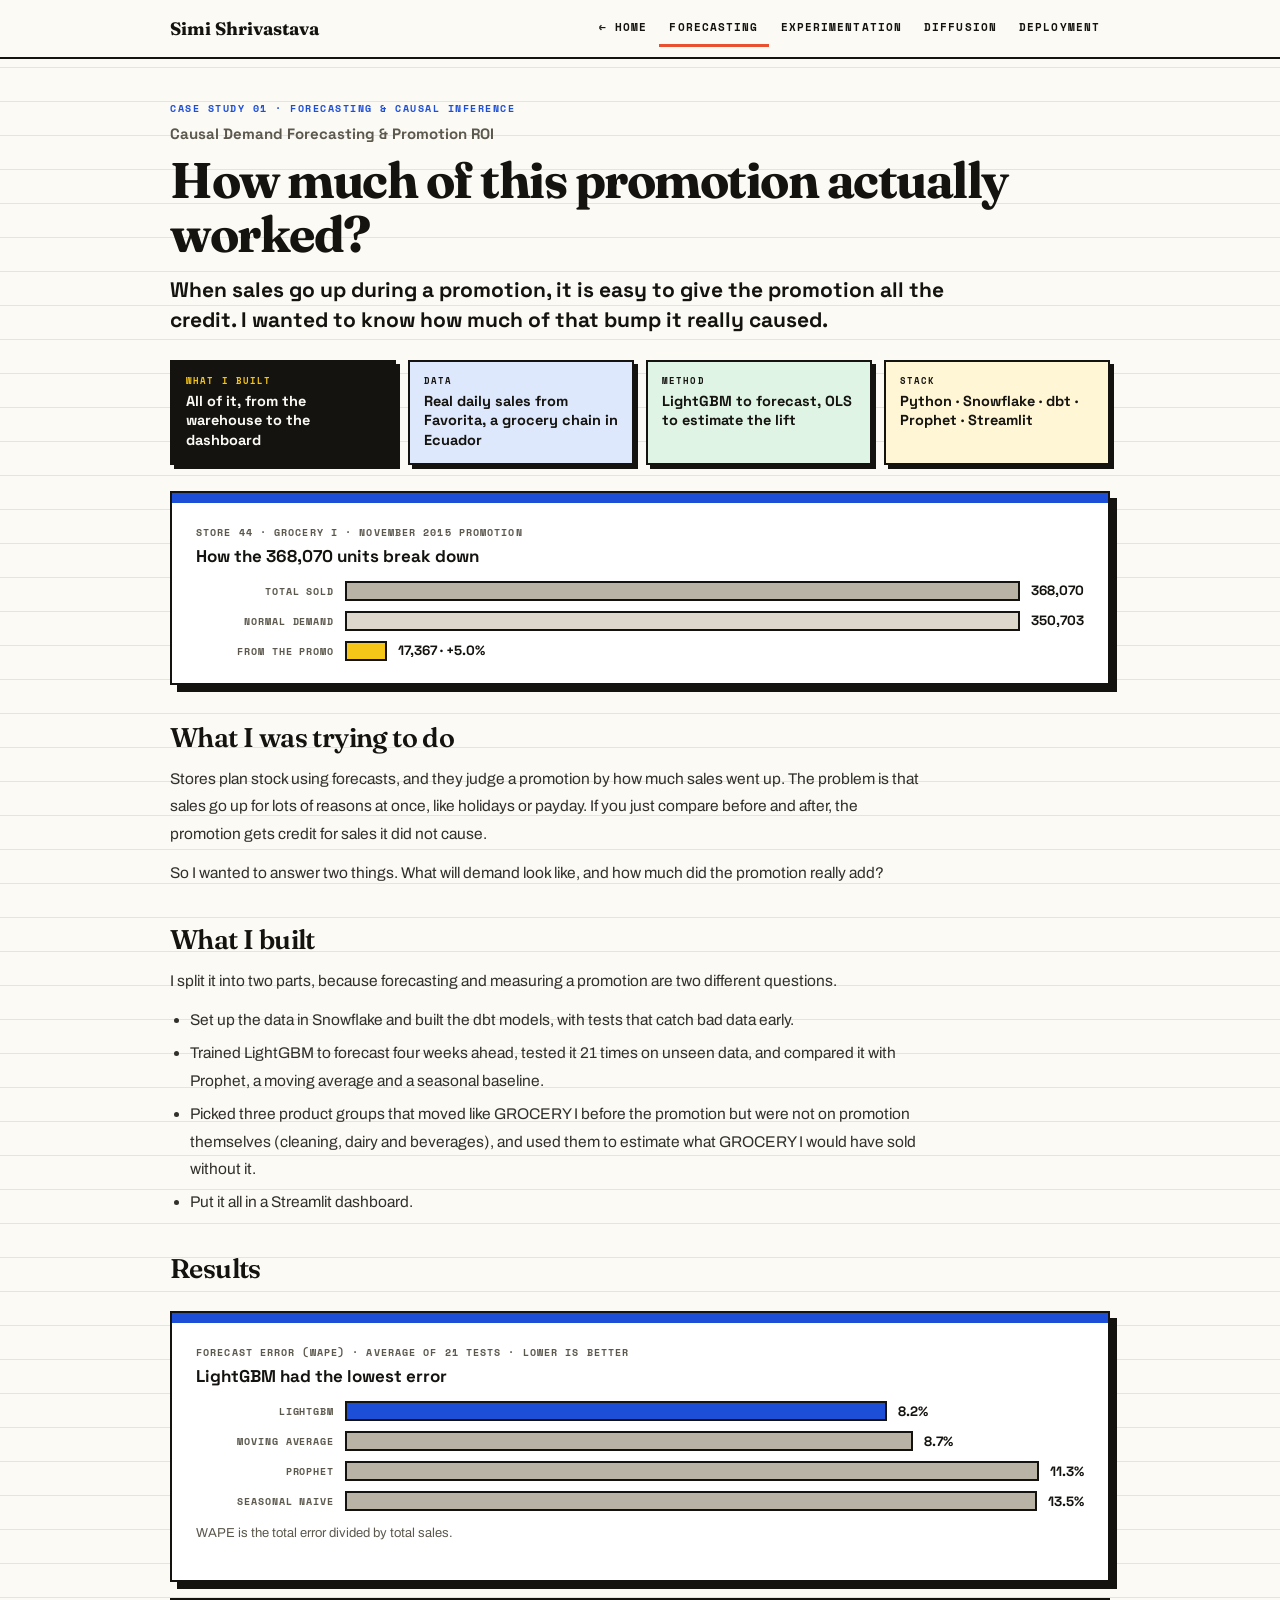
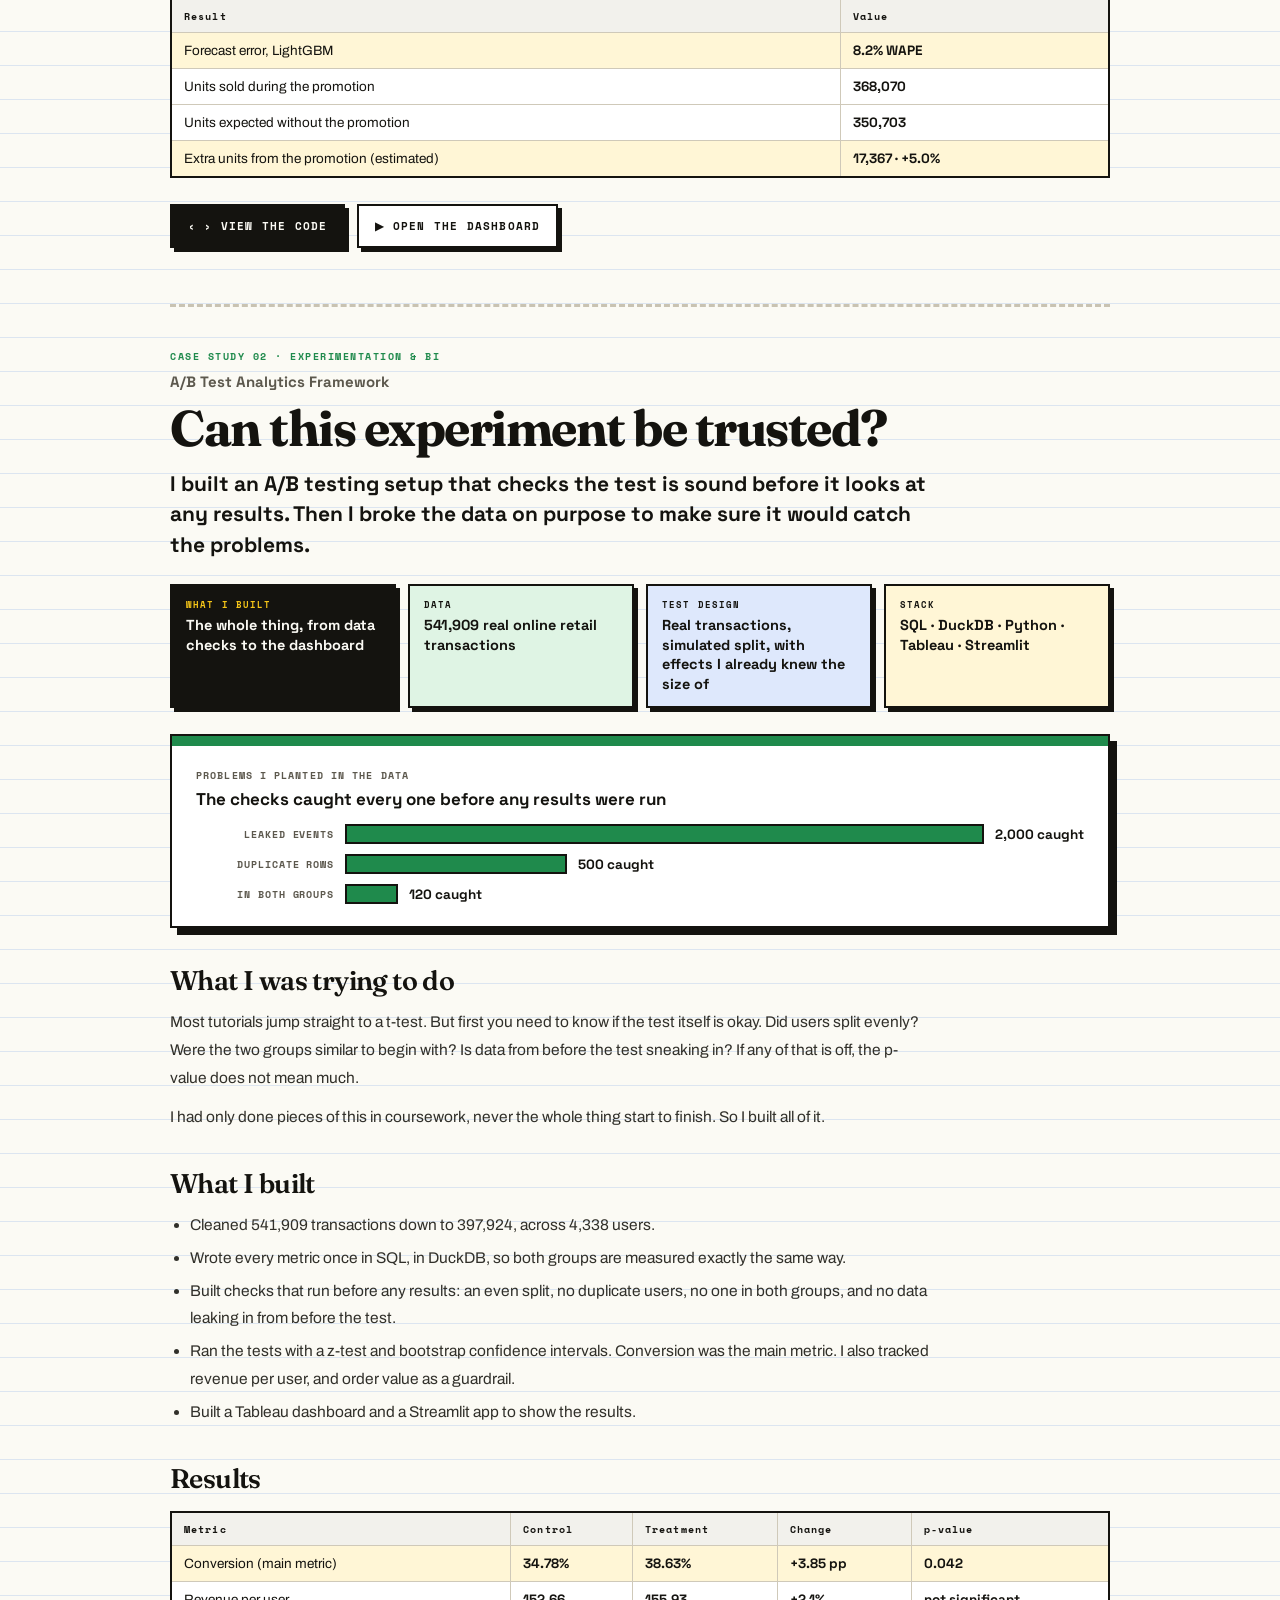
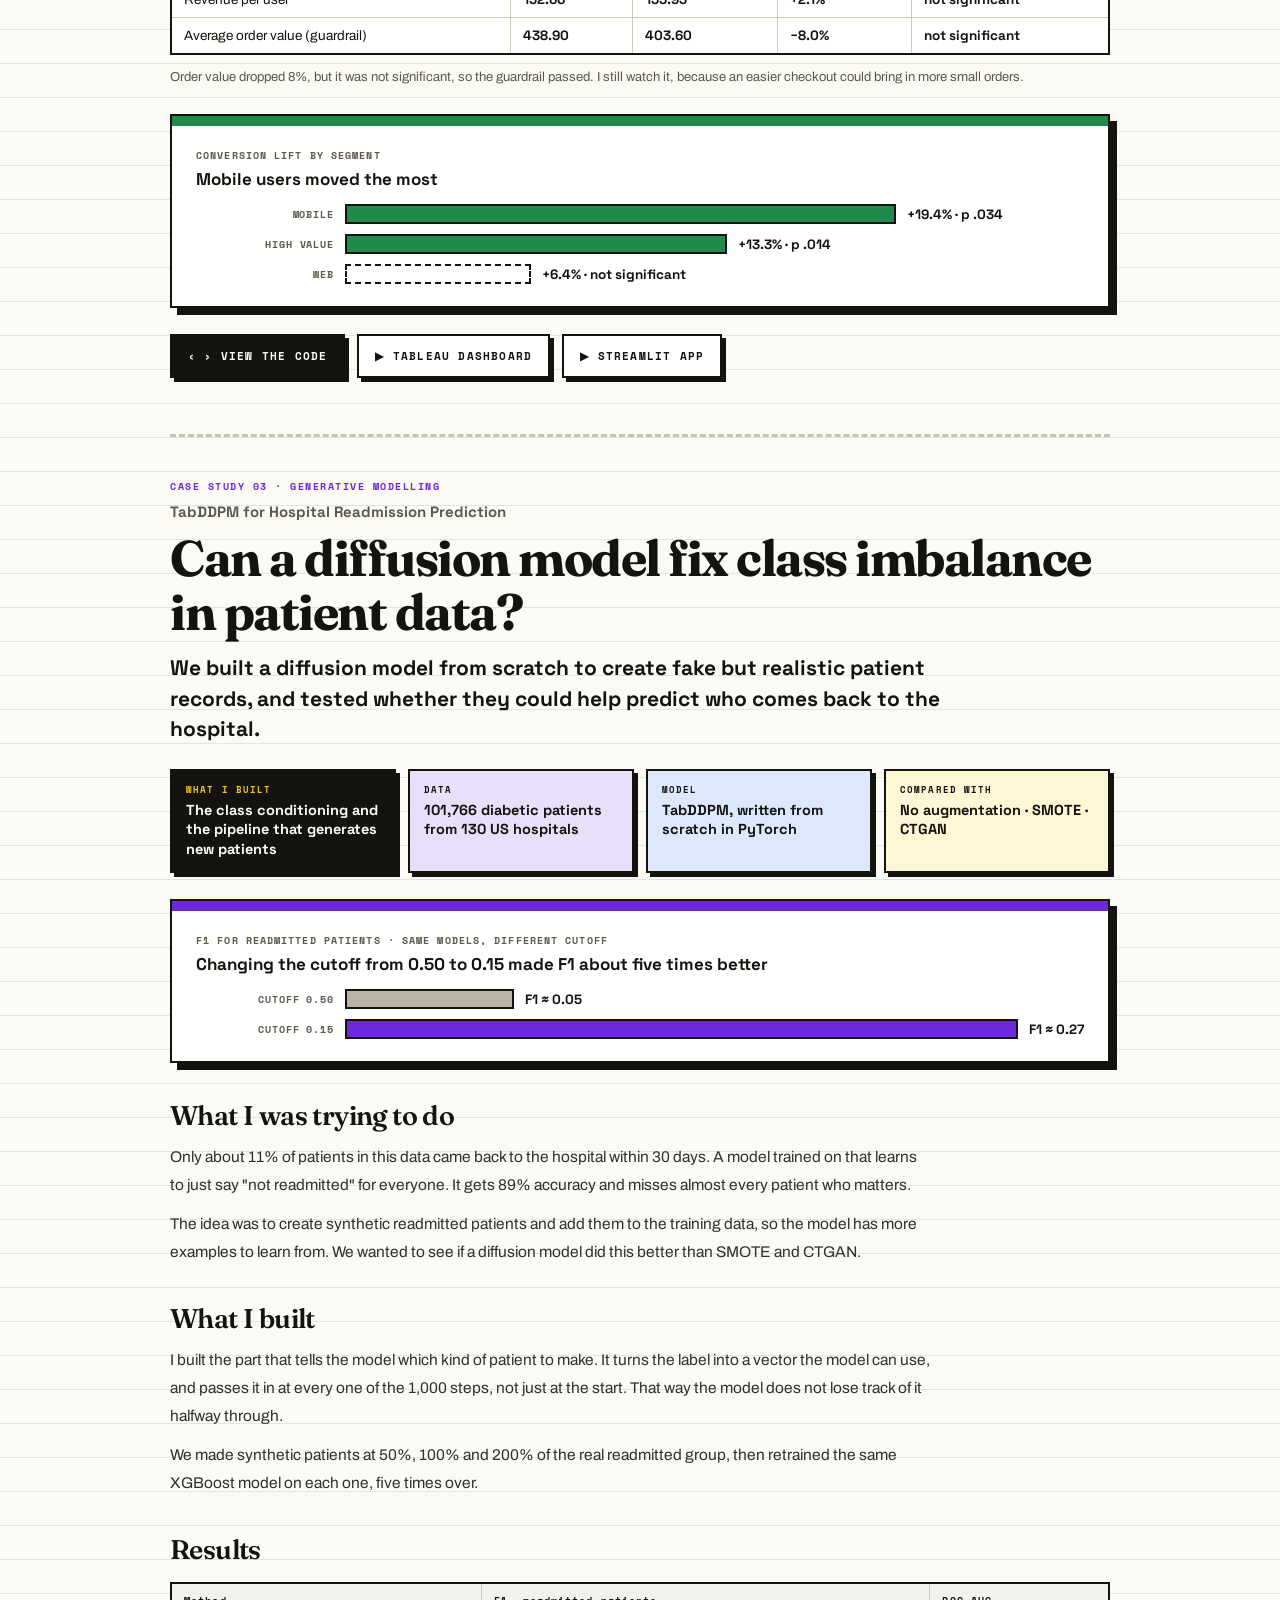
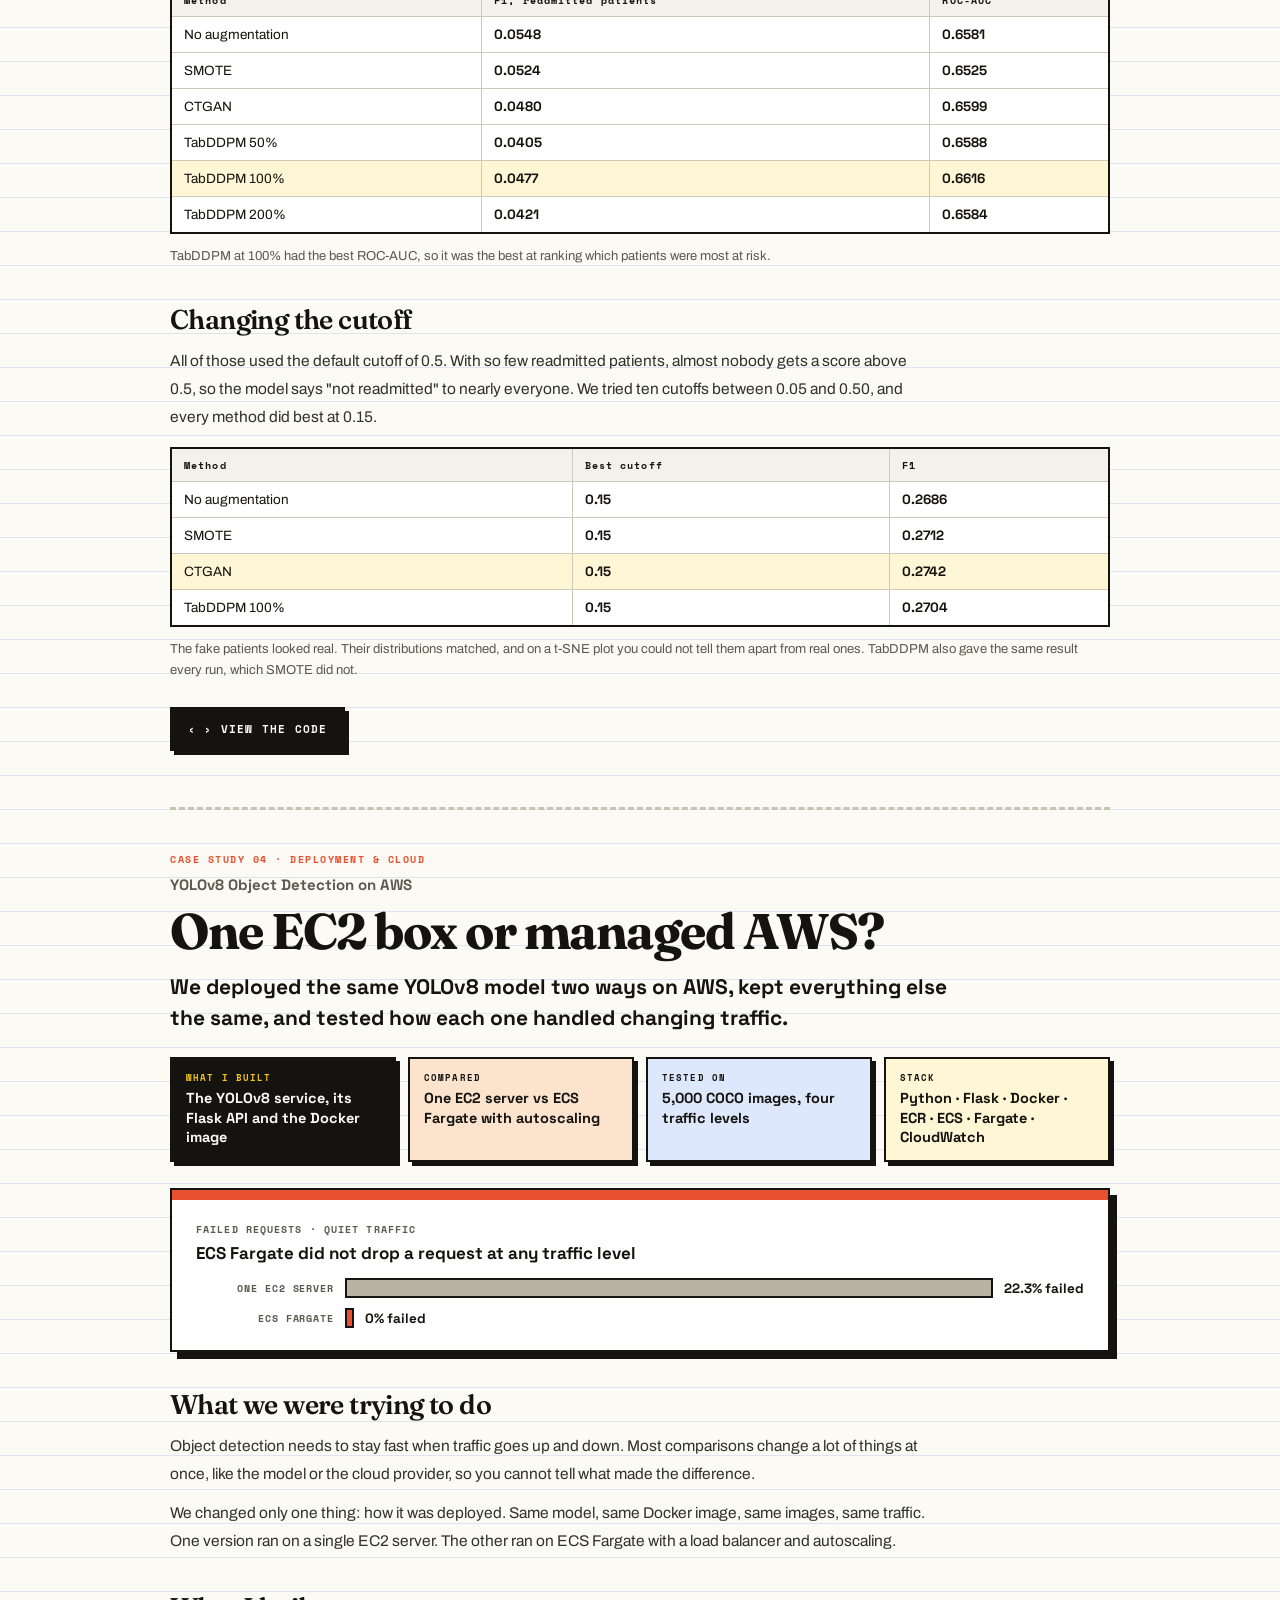
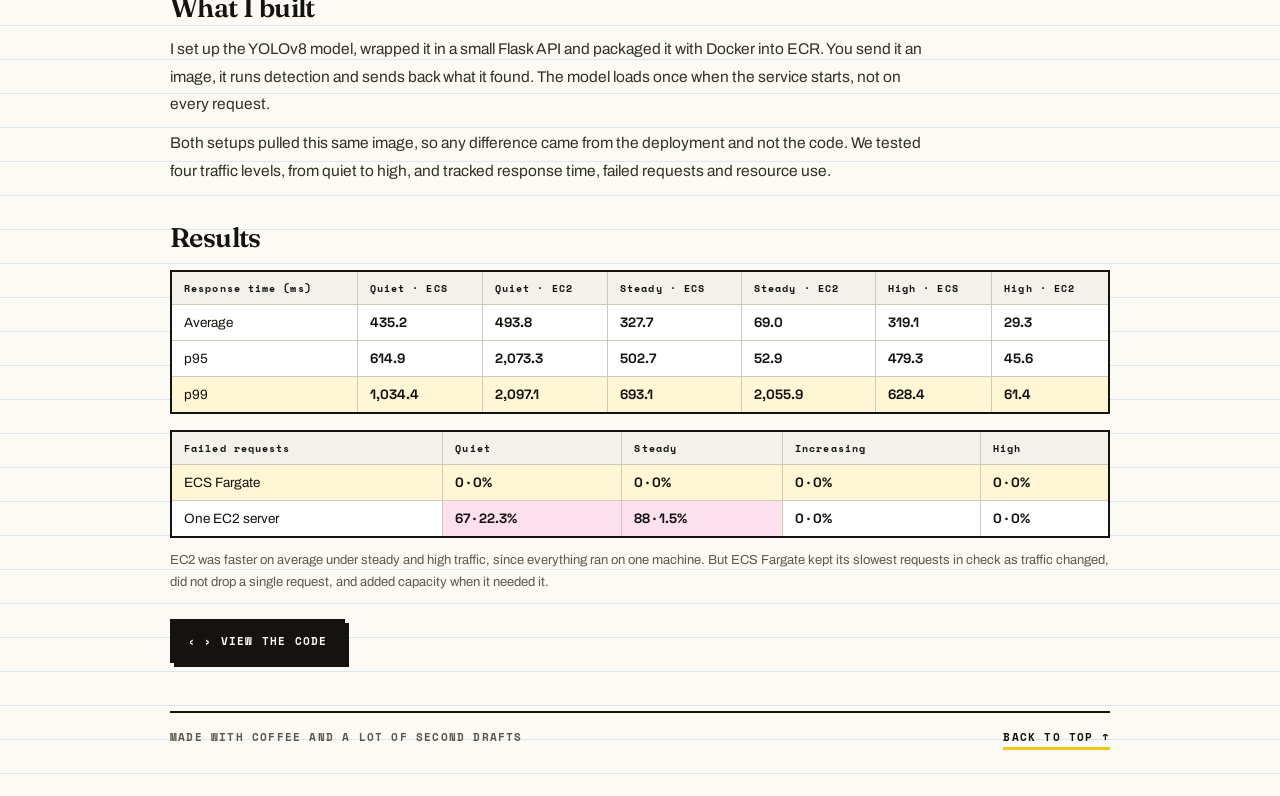
<file: case-studies.html>
<!doctype html>
<html lang="en">
<head>
<meta charset="utf-8">
<meta name="viewport" content="width=device-width, initial-scale=1, viewport-fit=cover">
<title>Case studies, Simi Shrivastava</title>
<link rel="stylesheet" href="https://fonts.googleapis.com/css2?family=Archivo:wght@400;500;600;700&family=Caveat:wght@600;700&family=Fraunces:opsz,wght@9..144,400;9..144,600;9..144,700&family=Space+Grotesk:wght@500;700&family=Space+Mono:wght@400;700&display=swap">
<style>
:root{
  box-sizing:border-box;
  padding-top:env(safe-area-inset-top,0px); padding-bottom:env(safe-area-inset-bottom,0px);
  --ink:#14130F; --paper:#FBFAF4; --line:#DCE5F0; --card:#FFFFFF; --muted:#5C584D;
  --blue:#1D4ED8; --green:#1F8A4C; --violet:#6D28D9; --amber:#F5C518; --red:#E8502F; --grey:#B8B3A4;
  --disp:Fraunces,Georgia,serif; --tech:'Space Grotesk',sans-serif;
  --mono:'Space Mono',monospace; --body:Archivo,'Helvetica Neue',Helvetica,Arial,sans-serif;
}
*,*::before,*::after{box-sizing:inherit}
html{scroll-behavior:smooth;scroll-padding-top:78px}
body{margin:0;color:var(--ink);font-family:var(--body);background-color:var(--paper);
  background-image:repeating-linear-gradient(180deg,rgba(0,0,0,0) 0,rgba(0,0,0,0) 33px,var(--line) 33px,var(--line) 34px)}
a{color:inherit;text-decoration:none}
.wrap{width:100%;max-width:1000px;margin:0 auto;padding:0 30px}

.nav{position:sticky;top:env(safe-area-inset-top,0px);z-index:60;background:var(--paper);border-bottom:2px solid var(--ink)}
.nav .in{display:flex;align-items:center;justify-content:space-between;gap:14px;max-width:1000px;margin:0 auto;padding:10px 30px}
.brand{font-family:var(--disp);font-weight:700;font-size:18px}
.nl{display:flex;gap:2px;align-items:center;flex-wrap:wrap}
.nl a{font-family:var(--mono);font-size:10.5px;font-weight:700;letter-spacing:1.1px;padding:9px 10px;border-bottom:3px solid transparent}
.nl a.on{border-bottom-color:var(--red)}

.cs{padding:42px 0 8px}
.tag{font-family:var(--mono);font-size:10px;font-weight:700;letter-spacing:1.5px}
.ptitle{font-family:var(--tech);font-weight:700;font-size:15px;margin:8px 0 0;color:var(--muted)}
.cs h1{font-family:var(--disp);font-weight:700;font-size:clamp(30px,4.6vw,50px);line-height:1.08;letter-spacing:-1.5px;margin:10px 0 0}
.find{font-family:var(--tech);font-weight:700;font-size:clamp(17px,2.1vw,21px);line-height:1.45;margin:14px 0 0;max-width:780px}

.meta{display:grid;grid-template-columns:repeat(auto-fit,minmax(200px,1fr));gap:12px;margin-top:24px}
.mc{border:2px solid var(--ink);padding:12px 14px;box-shadow:4px 4px 0 var(--ink)}
.mc em{font-style:normal;font-family:var(--mono);font-size:9px;font-weight:700;letter-spacing:1.1px;display:block}
.mc b{font-family:var(--tech);font-weight:700;font-size:14.5px;display:block;margin-top:5px;line-height:1.35}
.mc.me{background:var(--ink);color:var(--paper)}
.mc.me em{color:var(--amber)}

.panel{border:2px solid var(--ink);background:var(--card);box-shadow:7px 7px 0 var(--ink);margin-top:26px}
.panel .strip{height:10px}
.panel .pin{padding:22px 24px}
.cap{font-family:var(--mono);font-size:9.5px;font-weight:700;letter-spacing:1.1px;color:var(--muted)}
.fig{font-family:var(--tech);font-weight:700;font-size:17px;margin:6px 0 14px}
.note{font-size:13px;line-height:1.65;color:var(--muted);margin-top:12px}

.brow{display:flex;align-items:center;gap:11px;margin-top:10px}
.bl{font-family:var(--mono);font-size:9.5px;font-weight:700;letter-spacing:.9px;width:138px;flex:none;text-align:right;color:var(--muted)}
.brow i{height:20px;border:2px solid var(--ink);display:block;min-width:4px}
.bv{font-family:var(--tech);font-weight:700;font-size:13.5px;white-space:nowrap}

h2{font-family:var(--disp);font-weight:600;font-size:clamp(21px,2.6vw,27px);letter-spacing:-.6px;margin:36px 0 0}
p.body{font-size:15.5px;line-height:1.8;color:#31302A;margin:11px 0 0;max-width:760px}
ul.body{font-size:15.5px;line-height:1.8;color:#31302A;margin:11px 0 0;max-width:760px;padding-left:20px}
ul.body li{margin-bottom:5px}

.tscroll{overflow-x:auto;margin-top:16px}
table{border-collapse:collapse;width:100%;min-width:520px;background:var(--card);border:2px solid var(--ink)}
th,td{border:1px solid #CFC9B9;padding:9px 12px;text-align:left;font-size:13.5px}
th{font-family:var(--mono);font-size:9.5px;font-weight:700;letter-spacing:1.1px;background:#F2F1EC}
td.num{font-family:var(--tech);font-weight:700}
tr.win td{background:#FFF6D6}
td.good{background:#DFF4E4}
td.bad{background:#FCE0EE}

.links{display:flex;gap:12px;flex-wrap:wrap;align-items:center;margin-top:26px}
.btn{font-family:var(--mono);font-size:11px;font-weight:700;letter-spacing:1.2px;border:2px solid var(--ink);
  padding:12px 16px;background:var(--card);display:inline-block;box-shadow:4px 4px 0 var(--ink)}
.btn.solid{background:var(--ink);color:var(--paper)}
.divider{border-top:3px dashed #C9C3B2;margin-top:48px;padding-top:0;font-family:var(--mono);
  font-size:10px;font-weight:700;letter-spacing:1.5px;color:#8E897C}
.foot{border-top:2px solid var(--ink);margin-top:40px;padding:16px 0 46px;display:flex;justify-content:space-between;
  gap:16px;flex-wrap:wrap;font-family:var(--mono);font-size:10.5px;font-weight:700;letter-spacing:1.2px;color:var(--muted)}
.foot a{border-bottom:3px solid var(--amber);padding-bottom:2px;color:var(--ink)}

@media(prefers-reduced-motion:no-preference){
  .panel,.mc,.btn{transition:transform .15s ease,box-shadow .15s ease}
  .panel:hover{transform:translate(-2px,-2px);box-shadow:10px 10px 0 var(--ink)}
  .mc:hover,.btn:hover{transform:translate(-2px,-2px)}
  .grow{transition:width 780ms cubic-bezier(.22,.9,.3,1)}
  .nl a{transition:border-color .2s ease}
}
/* ---- phones ---- */
@media(max-width:700px){
  .nl a:not([href="index.html"]){display:none}
  .nav .in{padding:10px 18px}
  .wrap{padding:0 18px}
  table{min-width:0}
  th,td{padding:8px 7px;font-size:12.5px}
  th{font-size:8.5px;letter-spacing:.8px}
  .tscroll:has(th:nth-child(6)) table{min-width:600px}
  .tscroll:has(th:nth-child(6))::before{content:"SWIPE TO SEE MORE \2192";display:block;
    font-family:var(--mono);font-size:9.5px;font-weight:700;letter-spacing:1.1px;color:var(--muted);margin-bottom:8px}
  .bl{width:100px}
}
</style>
</head>
<body>

<nav class="nav"><div class="in">
  <a class="brand" href="index.html">Simi Shrivastava</a>
  <div class="nl">
    <a href="index.html">← HOME</a>
    <a href="#cs1" class="on">FORECASTING</a><a href="#cs2">EXPERIMENTATION</a>
    <a href="#cs3">DIFFUSION</a><a href="#cs4">DEPLOYMENT</a>
  </div>
</div></nav>

<div class="wrap" id="top">

<!-- ================= 01 ================= -->
<section class="cs" id="cs1">
  <div class="tag" style="color:var(--blue)">CASE STUDY 01 · FORECASTING &amp; CAUSAL INFERENCE</div>
  <div class="ptitle">Causal Demand Forecasting &amp; Promotion ROI</div>
  <h1>How much of this promotion actually worked?</h1>
  <p class="find">When sales go up during a promotion, it is easy to give the promotion all the credit. I wanted to know how much of that bump it really caused.</p>

  <div class="meta">
    <div class="mc me"><em>WHAT I BUILT</em><b>All of it, from the warehouse to the dashboard</b></div>
    <div class="mc" style="background:#DEE8FC"><em>DATA</em><b>Real daily sales from Favorita, a grocery chain in Ecuador</b></div>
    <div class="mc" style="background:#DFF4E4"><em>METHOD</em><b>LightGBM to forecast, OLS to estimate the lift</b></div>
    <div class="mc" style="background:#FFF6D6"><em>STACK</em><b>Python · Snowflake · dbt · Prophet · Streamlit</b></div>
  </div>

  <div class="panel">
    <div class="strip" style="background:var(--blue)"></div>
    <div class="pin">
      <div class="cap">STORE 44 · GROCERY I · NOVEMBER 2015 PROMOTION</div>
      <div class="fig">How the 368,070 units break down</div>
      <div class="brow"><span class="bl">TOTAL SOLD</span><i class="grow" data-grow="100%" style="width:100%;background:var(--grey)"></i><span class="bv">368,070</span></div>
      <div class="brow"><span class="bl">NORMAL DEMAND</span><i class="grow" data-grow="95.3%" style="width:95.3%;background:#DDD8CB"></i><span class="bv">350,703</span></div>
      <div class="brow"><span class="bl">FROM THE PROMO</span><i class="grow" data-grow="4.7%" style="width:4.7%;background:var(--amber)"></i><span class="bv">17,367 · +5.0%</span></div>
    </div>
  </div>

  <h2>What I was trying to do</h2>
  <p class="body">Stores plan stock using forecasts, and they judge a promotion by how much sales went up. The problem is that sales go up for lots of reasons at once, like holidays or payday. If you just compare before and after, the promotion gets credit for sales it did not cause.</p>
  <p class="body">So I wanted to answer two things. What will demand look like, and how much did the promotion really add?</p>

  <h2>What I built</h2>
  <p class="body">I split it into two parts, because forecasting and measuring a promotion are two different questions.</p>
  <ul class="body">
    <li>Set up the data in Snowflake and built the dbt models, with tests that catch bad data early.</li>
    <li>Trained LightGBM to forecast four weeks ahead, tested it 21 times on unseen data, and compared it with Prophet, a moving average and a seasonal baseline.</li>
    <li>Picked three product groups that moved like GROCERY I before the promotion but were not on promotion themselves (cleaning, dairy and beverages), and used them to estimate what GROCERY I would have sold without it.</li>
    <li>Put it all in a Streamlit dashboard.</li>
  </ul>

  <h2>Results</h2>
  <div class="panel">
    <div class="strip" style="background:var(--blue)"></div>
    <div class="pin">
      <div class="cap">FORECAST ERROR (WAPE) · AVERAGE OF 21 TESTS · LOWER IS BETTER</div>
      <div class="fig">LightGBM had the lowest error</div>
      <div class="brow"><span class="bl">LIGHTGBM</span><i class="grow" data-grow="61%" style="width:61%;background:var(--blue)"></i><span class="bv">8.2%</span></div>
      <div class="brow"><span class="bl">MOVING AVERAGE</span><i class="grow" data-grow="64%" style="width:64%;background:var(--grey)"></i><span class="bv">8.7%</span></div>
      <div class="brow"><span class="bl">PROPHET</span><i class="grow" data-grow="84%" style="width:84%;background:var(--grey)"></i><span class="bv">11.3%</span></div>
      <div class="brow"><span class="bl">SEASONAL NAIVE</span><i class="grow" data-grow="100%" style="width:100%;background:var(--grey)"></i><span class="bv">13.5%</span></div>
      <p class="note">WAPE is the total error divided by total sales.</p>
    </div>
  </div>

  <div class="tscroll"><table>
    <tr><th>Result</th><th>Value</th></tr>
    <tr class="win"><td>Forecast error, LightGBM</td><td class="num">8.2% WAPE</td></tr>
    <tr><td>Units sold during the promotion</td><td class="num">368,070</td></tr>
    <tr><td>Units expected without the promotion</td><td class="num">350,703</td></tr>
    <tr class="win"><td>Extra units from the promotion (estimated)</td><td class="num">17,367 · +5.0%</td></tr>
  </table></div>

  <div class="links">
    <a class="btn solid" href="https://github.com/Simi-Shrivastava11/causal-demand-forecasting" target="_blank" rel="noopener">‹ › VIEW THE CODE</a>
    <a class="btn" href="https://causal-demand-forecasting-lcadpikgbtacbjt2tnu3br.streamlit.app" target="_blank" rel="noopener">▶ OPEN THE DASHBOARD</a>
  </div>
</section>

<div class="divider"></div>

<!-- ================= 02 ================= -->
<section class="cs" id="cs2">
  <div class="tag" style="color:var(--green)">CASE STUDY 02 · EXPERIMENTATION &amp; BI</div>
  <div class="ptitle">A/B Test Analytics Framework</div>
  <h1>Can this experiment be trusted?</h1>
  <p class="find">I built an A/B testing setup that checks the test is sound before it looks at any results. Then I broke the data on purpose to make sure it would catch the problems.</p>

  <div class="meta">
    <div class="mc me"><em>WHAT I BUILT</em><b>The whole thing, from data checks to the dashboard</b></div>
    <div class="mc" style="background:#DFF4E4"><em>DATA</em><b>541,909 real online retail transactions</b></div>
    <div class="mc" style="background:#DEE8FC"><em>TEST DESIGN</em><b>Real transactions, simulated split, with effects I already knew the size of</b></div>
    <div class="mc" style="background:#FFF6D6"><em>STACK</em><b>SQL · DuckDB · Python · Tableau · Streamlit</b></div>
  </div>

  <div class="panel">
    <div class="strip" style="background:var(--green)"></div>
    <div class="pin">
      <div class="cap">PROBLEMS I PLANTED IN THE DATA</div>
      <div class="fig">The checks caught every one before any results were run</div>
      <div class="brow"><span class="bl">LEAKED EVENTS</span><i class="grow" data-grow="100%" style="width:100%;background:var(--green)"></i><span class="bv">2,000 caught</span></div>
      <div class="brow"><span class="bl">DUPLICATE ROWS</span><i class="grow" data-grow="25%" style="width:25%;background:var(--green)"></i><span class="bv">500 caught</span></div>
      <div class="brow"><span class="bl">IN BOTH GROUPS</span><i class="grow" data-grow="6%" style="width:6%;background:var(--green)"></i><span class="bv">120 caught</span></div>
    </div>
  </div>

  <h2>What I was trying to do</h2>
  <p class="body">Most tutorials jump straight to a t-test. But first you need to know if the test itself is okay. Did users split evenly? Were the two groups similar to begin with? Is data from before the test sneaking in? If any of that is off, the p-value does not mean much.</p>
  <p class="body">I had only done pieces of this in coursework, never the whole thing start to finish. So I built all of it.</p>

  <h2>What I built</h2>
  <ul class="body">
    <li>Cleaned 541,909 transactions down to 397,924, across 4,338 users.</li>
    <li>Wrote every metric once in SQL, in DuckDB, so both groups are measured exactly the same way.</li>
    <li>Built checks that run before any results: an even split, no duplicate users, no one in both groups, and no data leaking in from before the test.</li>
    <li>Ran the tests with a z-test and bootstrap confidence intervals. Conversion was the main metric. I also tracked revenue per user, and order value as a guardrail.</li>
    <li>Built a Tableau dashboard and a Streamlit app to show the results.</li>
  </ul>

  <h2>Results</h2>
  <div class="tscroll"><table>
    <tr><th>Metric</th><th>Control</th><th>Treatment</th><th>Change</th><th>p-value</th></tr>
    <tr class="win"><td>Conversion (main metric)</td><td class="num">34.78%</td><td class="num">38.63%</td><td class="num">+3.85 pp</td><td class="num">0.042</td></tr>
    <tr><td>Revenue per user</td><td class="num">152.66</td><td class="num">155.93</td><td class="num">+2.1%</td><td class="num">not significant</td></tr>
    <tr><td>Average order value (guardrail)</td><td class="num">438.90</td><td class="num">403.60</td><td class="num">−8.0%</td><td class="num">not significant</td></tr>
  </table></div>
  <p class="note">Order value dropped 8%, but it was not significant, so the guardrail passed. I still watch it, because an easier checkout could bring in more small orders.</p>

  <div class="panel">
    <div class="strip" style="background:var(--green)"></div>
    <div class="pin">
      <div class="cap">CONVERSION LIFT BY SEGMENT</div>
      <div class="fig">Mobile users moved the most</div>
      <div class="brow"><span class="bl">MOBILE</span><i class="grow" data-grow="62%" style="width:62%;background:var(--green)"></i><span class="bv">+19.4% · p .034</span></div>
      <div class="brow"><span class="bl">HIGH VALUE</span><i class="grow" data-grow="43%" style="width:43%;background:var(--green)"></i><span class="bv">+13.3% · p .014</span></div>
      <div class="brow"><span class="bl">WEB</span><i class="grow" data-grow="21%" style="width:21%;background:transparent;border-style:dashed"></i><span class="bv">+6.4% · not significant</span></div>
    </div>
  </div>

  <div class="links">
    <a class="btn solid" href="https://github.com/Simi-Shrivastava11/product-experimentation-analytics" target="_blank" rel="noopener">‹ › VIEW THE CODE</a>
    <a class="btn" href="https://public.tableau.com/app/profile/simi.shrivastava/viz/ProductExperimentationAnalyticsDashboard/Dashboard1" target="_blank" rel="noopener">▶ TABLEAU DASHBOARD</a>
    <a class="btn" href="https://appuct-experimentation-analytics-py.streamlit.app" target="_blank" rel="noopener">▶ STREAMLIT APP</a>
  </div>
</section>

<div class="divider"></div>

<!-- ================= 03 ================= -->
<section class="cs" id="cs3">
  <div class="tag" style="color:var(--violet)">CASE STUDY 03 · GENERATIVE MODELLING</div>
  <div class="ptitle">TabDDPM for Hospital Readmission Prediction</div>
  <h1>Can a diffusion model fix class imbalance in patient data?</h1>
  <p class="find">We built a diffusion model from scratch to create fake but realistic patient records, and tested whether they could help predict who comes back to the hospital.</p>

  <div class="meta">
    <div class="mc me"><em>WHAT I BUILT</em><b>The class conditioning and the pipeline that generates new patients</b></div>
    <div class="mc" style="background:#E8E0FA"><em>DATA</em><b>101,766 diabetic patients from 130 US hospitals</b></div>
    <div class="mc" style="background:#DEE8FC"><em>MODEL</em><b>TabDDPM, written from scratch in PyTorch</b></div>
    <div class="mc" style="background:#FFF6D6"><em>COMPARED WITH</em><b>No augmentation · SMOTE · CTGAN</b></div>
  </div>

  <div class="panel">
    <div class="strip" style="background:var(--violet)"></div>
    <div class="pin">
      <div class="cap">F1 FOR READMITTED PATIENTS · SAME MODELS, DIFFERENT CUTOFF</div>
      <div class="fig">Changing the cutoff from 0.50 to 0.15 made F1 about five times better</div>
      <div class="brow"><span class="bl">CUTOFF 0.50</span><i class="grow" data-grow="19%" style="width:19%;background:var(--grey)"></i><span class="bv">F1 ≈ 0.05</span></div>
      <div class="brow"><span class="bl">CUTOFF 0.15</span><i class="grow" data-grow="96%" style="width:96%;background:var(--violet)"></i><span class="bv">F1 ≈ 0.27</span></div>
    </div>
  </div>

  <h2>What I was trying to do</h2>
  <p class="body">Only about 11% of patients in this data came back to the hospital within 30 days. A model trained on that learns to just say "not readmitted" for everyone. It gets 89% accuracy and misses almost every patient who matters.</p>
  <p class="body">The idea was to create synthetic readmitted patients and add them to the training data, so the model has more examples to learn from. We wanted to see if a diffusion model did this better than SMOTE and CTGAN.</p>

  <h2>What I built</h2>
  <p class="body">I built the part that tells the model which kind of patient to make. It turns the label into a vector the model can use, and passes it in at every one of the 1,000 steps, not just at the start. That way the model does not lose track of it halfway through.</p>
  <p class="body">We made synthetic patients at 50%, 100% and 200% of the real readmitted group, then retrained the same XGBoost model on each one, five times over.</p>

  <h2>Results</h2>
  <div class="tscroll"><table>
    <tr><th>Method</th><th>F1, readmitted patients</th><th>ROC-AUC</th></tr>
    <tr><td>No augmentation</td><td class="num">0.0548</td><td class="num">0.6581</td></tr>
    <tr><td>SMOTE</td><td class="num">0.0524</td><td class="num">0.6525</td></tr>
    <tr><td>CTGAN</td><td class="num">0.0480</td><td class="num">0.6599</td></tr>
    <tr><td>TabDDPM 50%</td><td class="num">0.0405</td><td class="num">0.6588</td></tr>
    <tr class="win"><td>TabDDPM 100%</td><td class="num">0.0477</td><td class="num">0.6616</td></tr>
    <tr><td>TabDDPM 200%</td><td class="num">0.0421</td><td class="num">0.6584</td></tr>
  </table></div>
  <p class="note">TabDDPM at 100% had the best ROC-AUC, so it was the best at ranking which patients were most at risk.</p>

  <h2>Changing the cutoff</h2>
  <p class="body">All of those used the default cutoff of 0.5. With so few readmitted patients, almost nobody gets a score above 0.5, so the model says "not readmitted" to nearly everyone. We tried ten cutoffs between 0.05 and 0.50, and every method did best at 0.15.</p>
  <div class="tscroll"><table>
    <tr><th>Method</th><th>Best cutoff</th><th>F1</th></tr>
    <tr><td>No augmentation</td><td class="num">0.15</td><td class="num">0.2686</td></tr>
    <tr><td>SMOTE</td><td class="num">0.15</td><td class="num">0.2712</td></tr>
    <tr class="win"><td>CTGAN</td><td class="num">0.15</td><td class="num">0.2742</td></tr>
    <tr><td>TabDDPM 100%</td><td class="num">0.15</td><td class="num">0.2704</td></tr>
  </table></div>
  <p class="note">The fake patients looked real. Their distributions matched, and on a t-SNE plot you could not tell them apart from real ones. TabDDPM also gave the same result every run, which SMOTE did not.</p>

  <div class="links">
    <a class="btn solid" href="https://github.com/Simi-Shrivastava11/tabddpm-hospital-readmission-prediction" target="_blank" rel="noopener">‹ › VIEW THE CODE</a>
  </div>
</section>

<div class="divider"></div>

<!-- ================= 04 ================= -->
<section class="cs" id="cs4">
  <div class="tag" style="color:var(--red)">CASE STUDY 04 · DEPLOYMENT &amp; CLOUD</div>
  <div class="ptitle">YOLOv8 Object Detection on AWS</div>
  <h1>One EC2 box or managed AWS?</h1>
  <p class="find">We deployed the same YOLOv8 model two ways on AWS, kept everything else the same, and tested how each one handled changing traffic.</p>

  <div class="meta">
    <div class="mc me"><em>WHAT I BUILT</em><b>The YOLOv8 service, its Flask API and the Docker image</b></div>
    <div class="mc" style="background:#FBE3CE"><em>COMPARED</em><b>One EC2 server vs ECS Fargate with autoscaling</b></div>
    <div class="mc" style="background:#DEE8FC"><em>TESTED ON</em><b>5,000 COCO images, four traffic levels</b></div>
    <div class="mc" style="background:#FFF6D6"><em>STACK</em><b>Python · Flask · Docker · ECR · ECS · Fargate · CloudWatch</b></div>
  </div>

  <div class="panel">
    <div class="strip" style="background:var(--red)"></div>
    <div class="pin">
      <div class="cap">FAILED REQUESTS · QUIET TRAFFIC</div>
      <div class="fig">ECS Fargate did not drop a request at any traffic level</div>
      <div class="brow"><span class="bl">ONE EC2 SERVER</span><i class="grow" data-grow="100%" style="width:100%;background:var(--grey)"></i><span class="bv">22.3% failed</span></div>
      <div class="brow"><span class="bl">ECS FARGATE</span><i class="grow" data-grow="1%" style="width:1%;background:var(--red)"></i><span class="bv">0% failed</span></div>
    </div>
  </div>

  <h2>What we were trying to do</h2>
  <p class="body">Object detection needs to stay fast when traffic goes up and down. Most comparisons change a lot of things at once, like the model or the cloud provider, so you cannot tell what made the difference.</p>
  <p class="body">We changed only one thing: how it was deployed. Same model, same Docker image, same images, same traffic. One version ran on a single EC2 server. The other ran on ECS Fargate with a load balancer and autoscaling.</p>

  <h2>What I built</h2>
  <p class="body">I set up the YOLOv8 model, wrapped it in a small Flask API and packaged it with Docker into ECR. You send it an image, it runs detection and sends back what it found. The model loads once when the service starts, not on every request.</p>
  <p class="body">Both setups pulled this same image, so any difference came from the deployment and not the code. We tested four traffic levels, from quiet to high, and tracked response time, failed requests and resource use.</p>

  <h2>Results</h2>
  <div class="tscroll"><table>
    <tr><th>Response time (ms)</th><th>Quiet · ECS</th><th>Quiet · EC2</th><th>Steady · ECS</th><th>Steady · EC2</th><th>High · ECS</th><th>High · EC2</th></tr>
    <tr><td>Average</td><td class="num">435.2</td><td class="num">493.8</td><td class="num">327.7</td><td class="num">69.0</td><td class="num">319.1</td><td class="num">29.3</td></tr>
    <tr><td>p95</td><td class="num">614.9</td><td class="num">2,073.3</td><td class="num">502.7</td><td class="num">52.9</td><td class="num">479.3</td><td class="num">45.6</td></tr>
    <tr class="win"><td>p99</td><td class="num good">1,034.4</td><td class="num bad">2,097.1</td><td class="num good">693.1</td><td class="num bad">2,055.9</td><td class="num">628.4</td><td class="num">61.4</td></tr>
  </table></div>

  <div class="tscroll"><table>
    <tr><th>Failed requests</th><th>Quiet</th><th>Steady</th><th>Increasing</th><th>High</th></tr>
    <tr class="win"><td>ECS Fargate</td><td class="num good">0 · 0%</td><td class="num good">0 · 0%</td><td class="num good">0 · 0%</td><td class="num good">0 · 0%</td></tr>
    <tr><td>One EC2 server</td><td class="num bad">67 · 22.3%</td><td class="num bad">88 · 1.5%</td><td class="num">0 · 0%</td><td class="num">0 · 0%</td></tr>
  </table></div>
  <p class="note">EC2 was faster on average under steady and high traffic, since everything ran on one machine. But ECS Fargate kept its slowest requests in check as traffic changed, did not drop a single request, and added capacity when it needed it.</p>

  <div class="links">
    <a class="btn solid" href="https://github.com/Simi-Shrivastava11/YOLOv8-via-AWS-ECS-Fargate" target="_blank" rel="noopener">‹ › VIEW THE CODE</a>
  </div>
</section>

<div class="foot">
  <span>MADE WITH COFFEE AND A LOT OF SECOND DRAFTS</span>
  <a href="#top">BACK TO TOP ↑</a>
</div>

</div>

<script>
(function(){
  if(window.matchMedia('(prefers-reduced-motion: reduce)').matches) return;
  if(!('IntersectionObserver' in window)) return;
  var bars=[].slice.call(document.querySelectorAll('.grow'));
  bars.forEach(function(b){b.dataset.w=b.dataset.grow;b.style.width='0%';});
  var io=new IntersectionObserver(function(es){es.forEach(function(e){
    if(!e.isIntersecting) return;var b=e.target;
    setTimeout(function(){b.style.width=b.dataset.w;},160);io.unobserve(b);});},{threshold:.3});
  bars.forEach(function(b){io.observe(b);});
  var links=[].slice.call(document.querySelectorAll('.nl a[href^="#cs"]'));
  var secs=links.map(function(a){return document.querySelector(a.getAttribute('href'));});
  var sio=new IntersectionObserver(function(es){es.forEach(function(e){
    if(!e.isIntersecting) return;
    links.forEach(function(a,i){a.classList.toggle('on',secs[i]===e.target);});});},
    {rootMargin:'-40% 0px -55% 0px'});
  secs.forEach(function(s){if(s) sio.observe(s);});
})();
</script>
</body>
</html>
</file>
